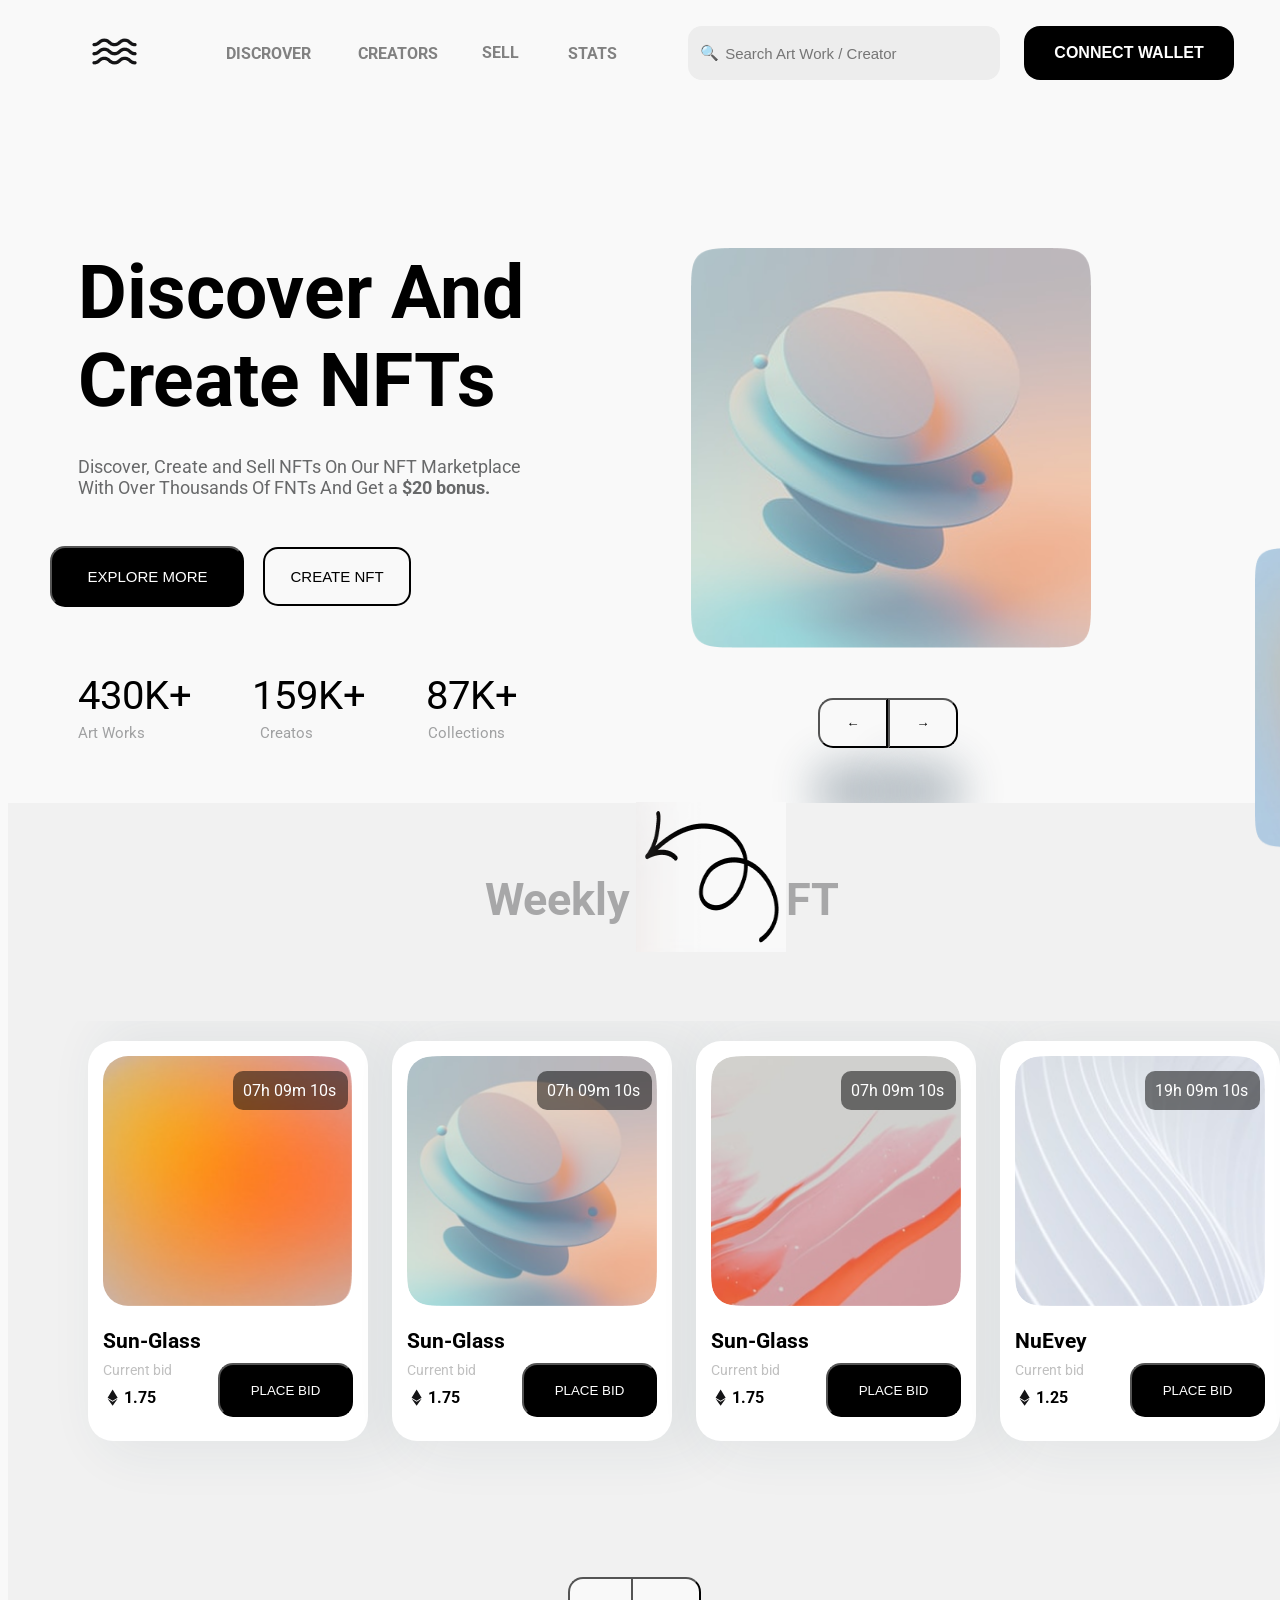
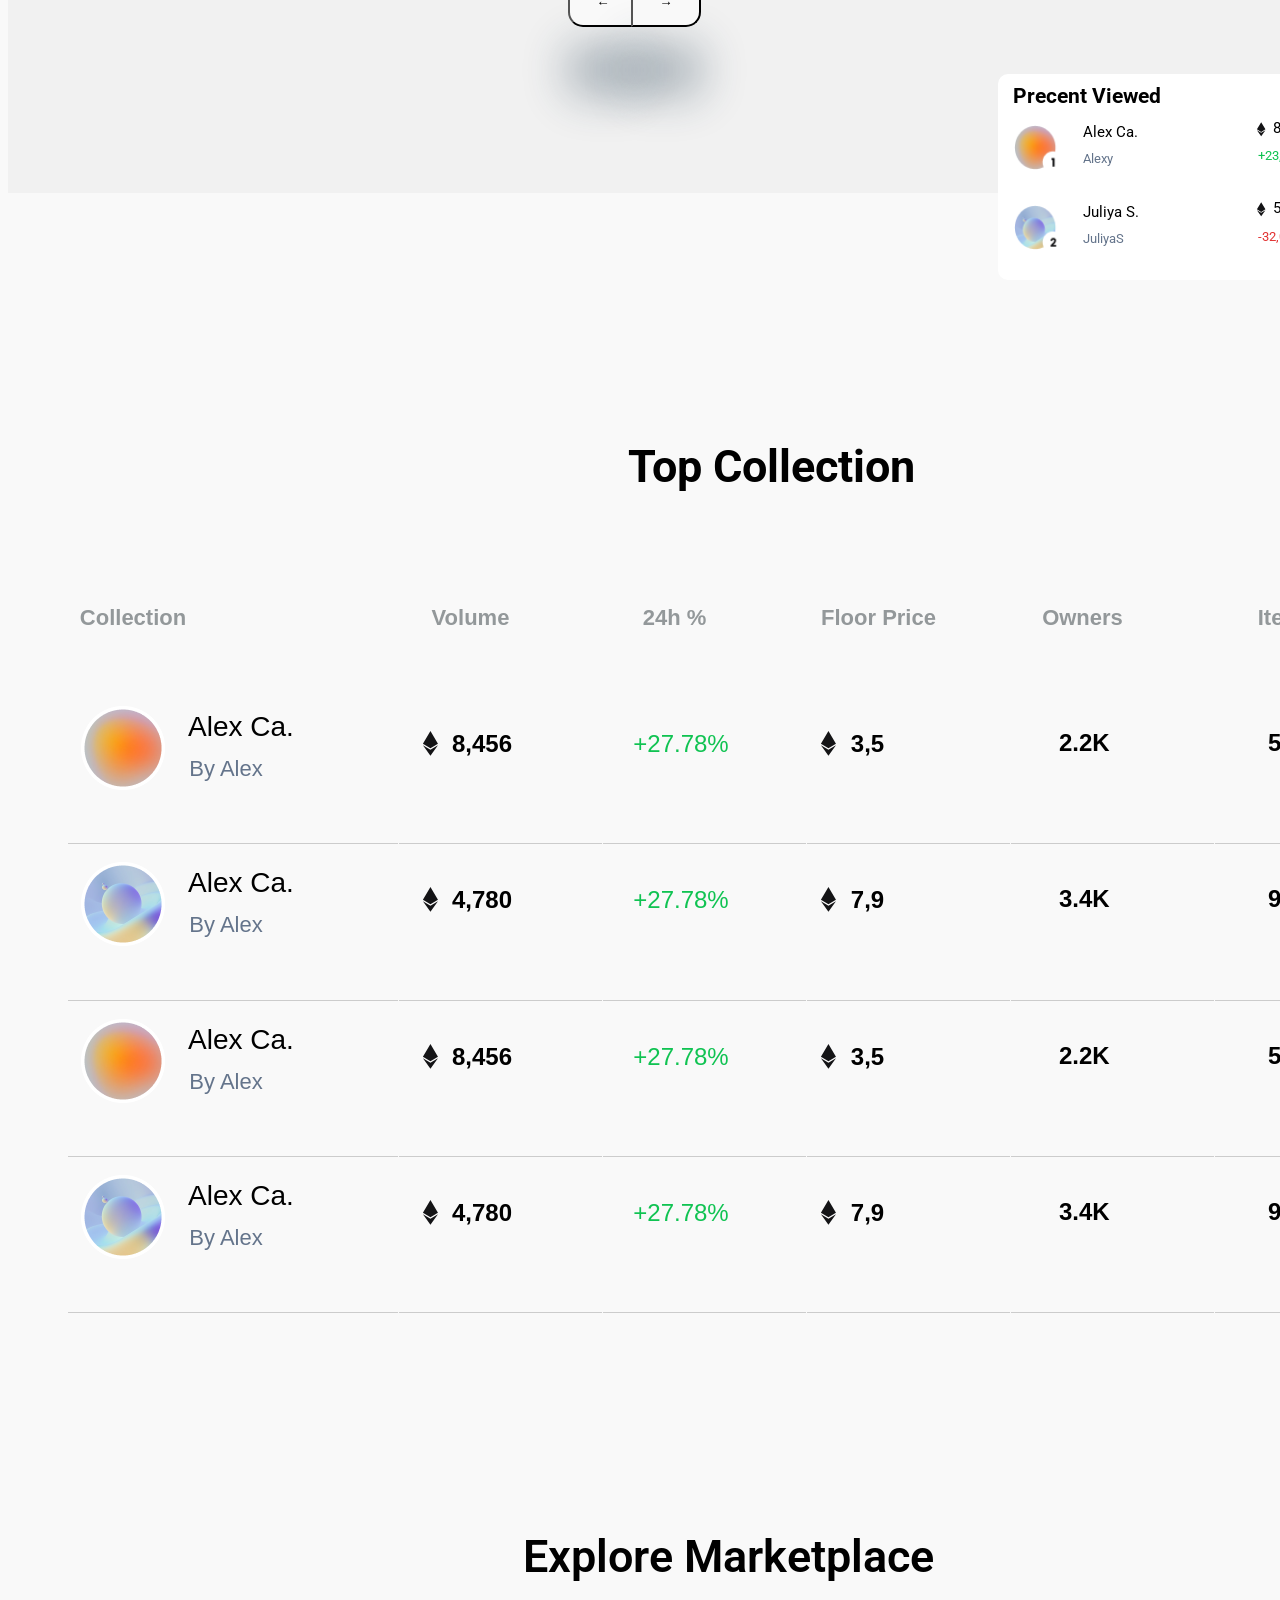
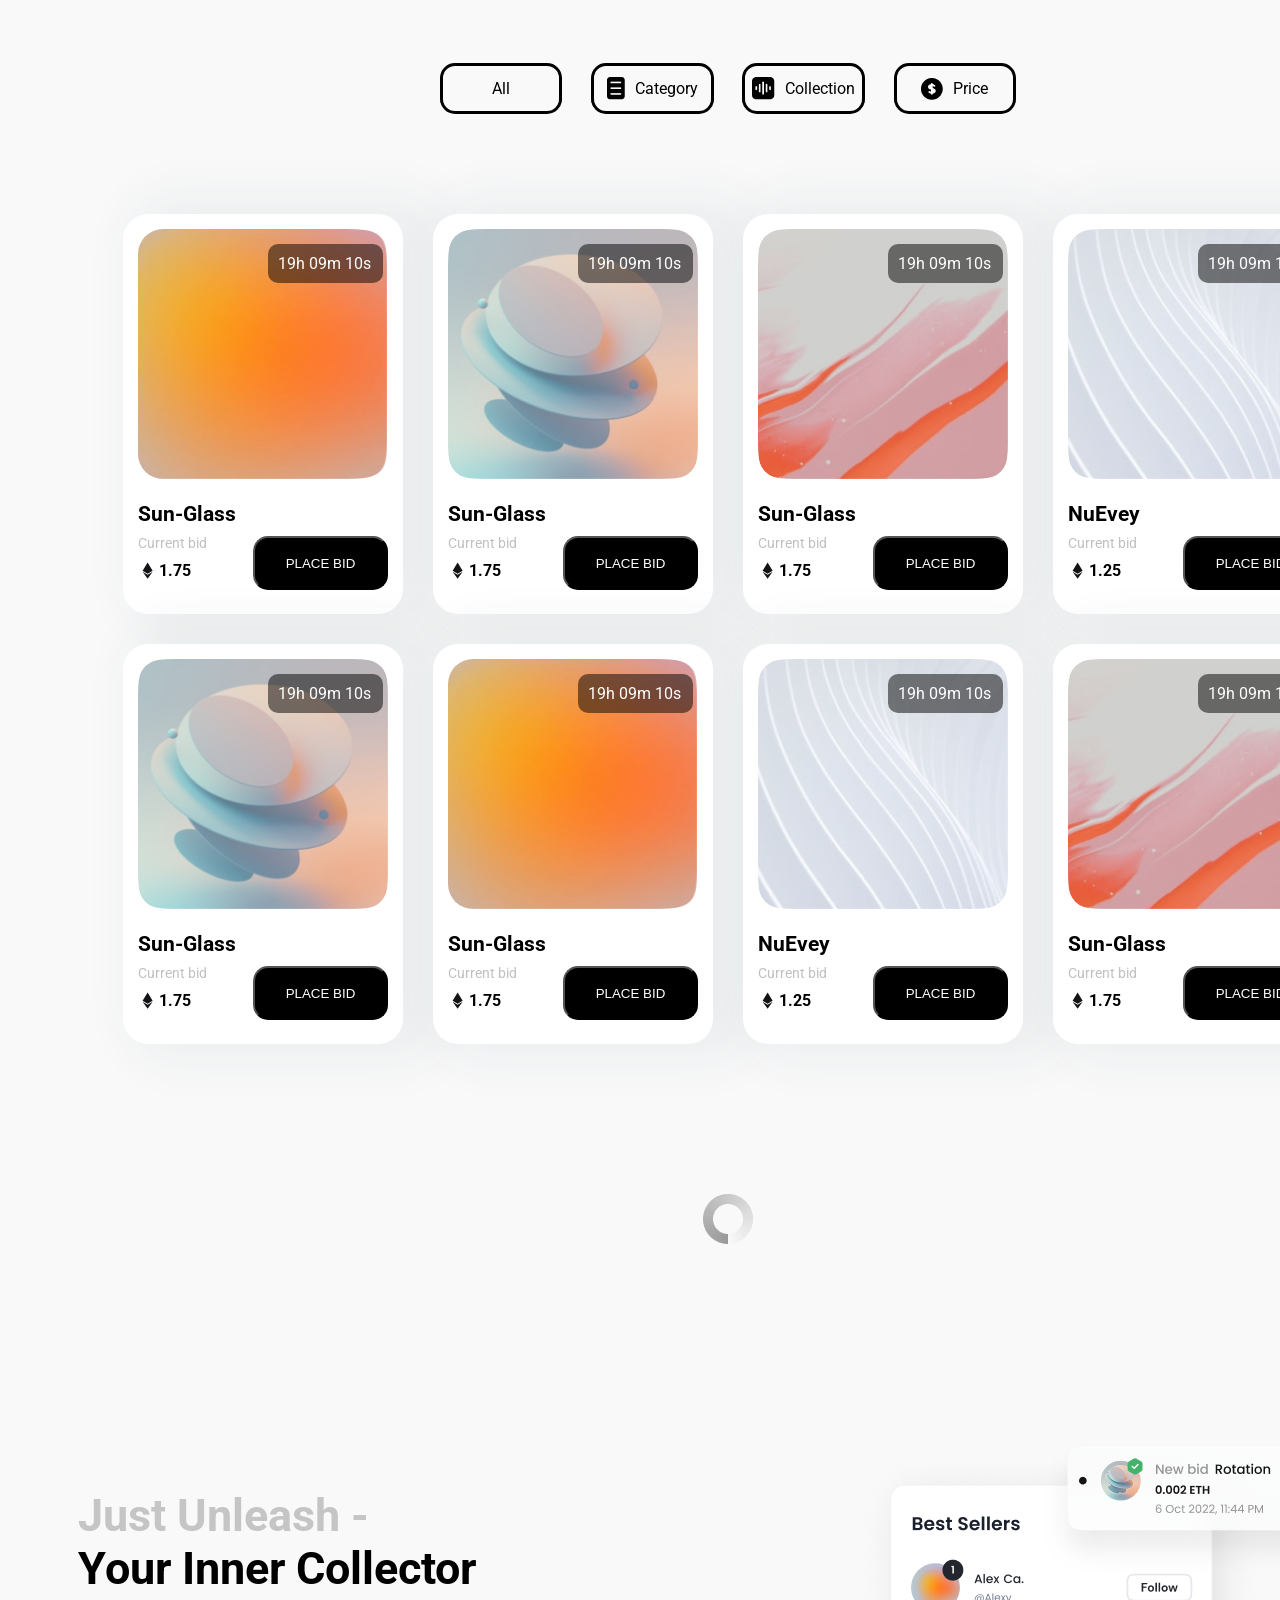
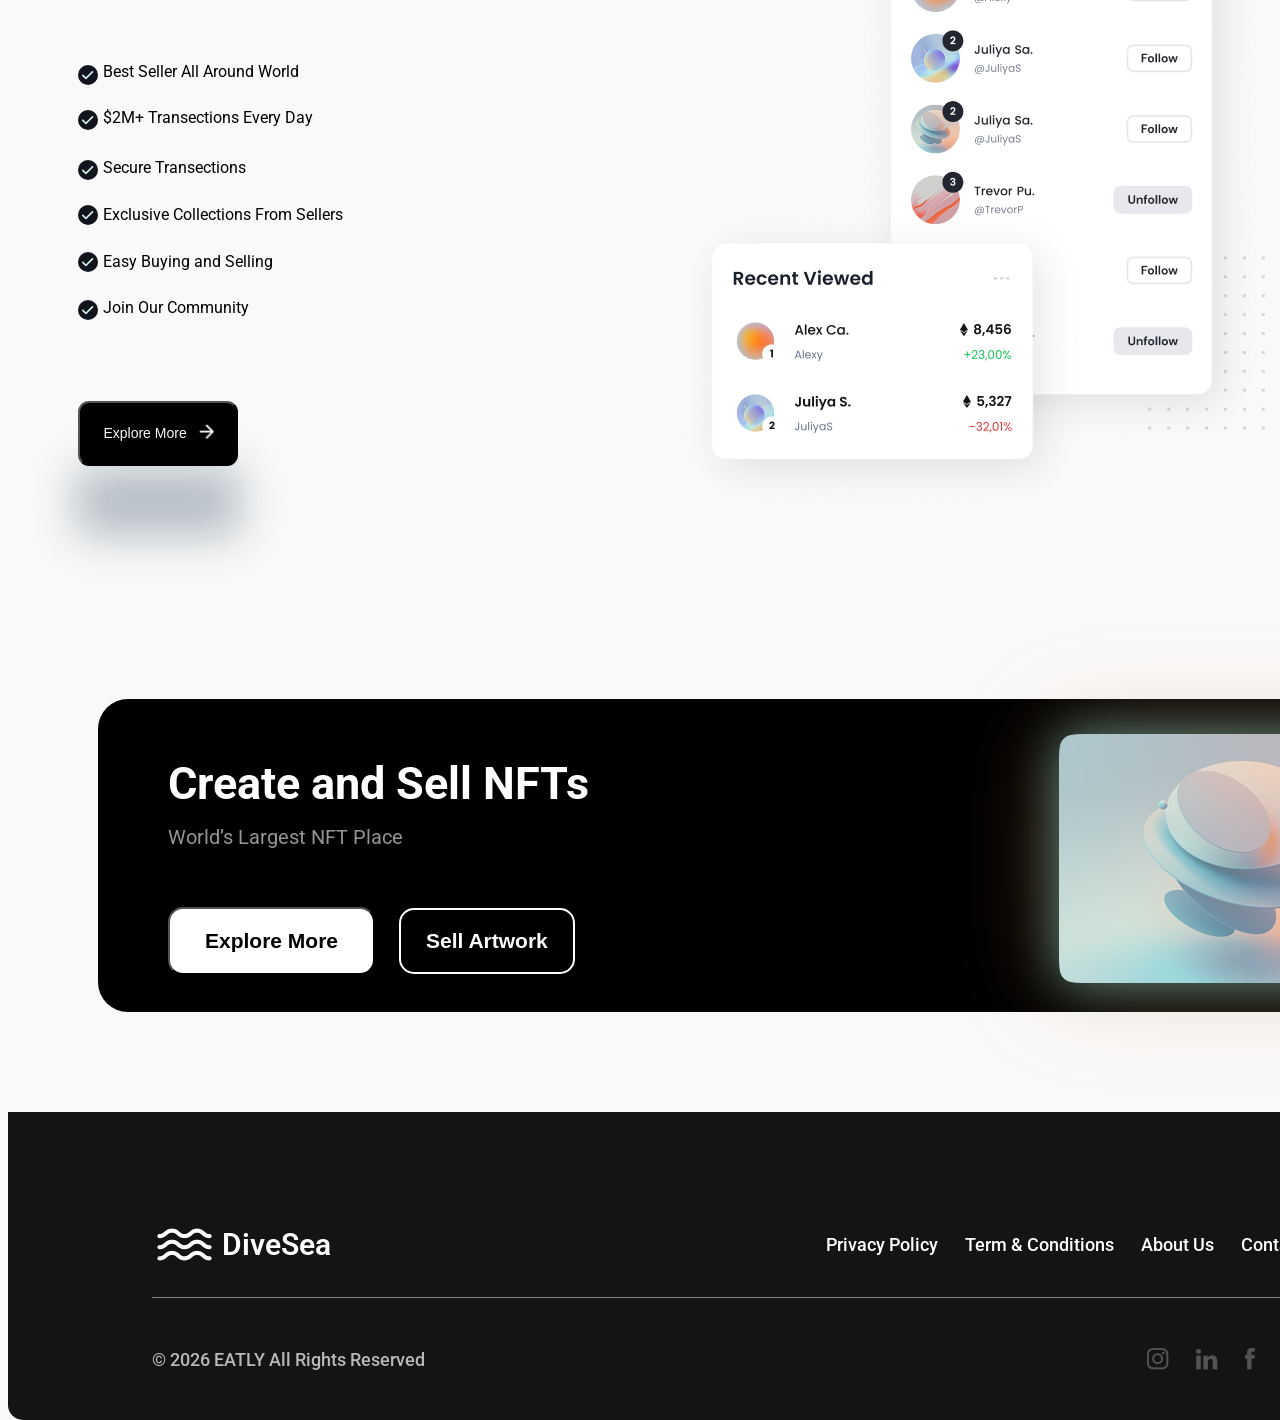
<file: Main/index.html>
<!DOCTYPE html>
<html lang="en">
<head>
    <meta charset="UTF-8">
    <meta name="viewport" content="width=device-width, initial-scale=1.0">
    <title>DiveSea</title>
    <link rel="stylesheet" href="DivESea.css">
    <link href="https://fonts.googleapis.com/css2?family=Roboto:wght@400;700&display=swap" rel="stylesheet">
    <script defer src="DiveSea.js"></script>
    <link rel="icon" href="logo.png" type="image/x-icon">
</head>
<body>
    <div class="MainContiner">
        <div class="upblock">
            <div class="header">
                <div class="header__logo">
                    <img src="logo.png" alt="">
                </div>
                <div class="header__nav">
                    <a href="discorver.html"><span>DISCROVER</span></a>
                    <a href="productDetail.html"><span>CREATORS</span></a>
                    <a href=""><span>SELL</span></a>
                    <a href=""><span>STATS</span></a>
                </div>
                <div class="right-block">
                    <div class="search">
                        🔍  
                        <input type="text" placeholder=" Search Art Work / Creator">
                    </div>
                    <button>CONNECT WALLET</button>
                </div>
                <button class="header__burger" id="burgerBtn" aria-label="Open menu" type="button">
                    <span></span>
                    <span></span>
                    <span></span>
                </button>
                <div class="header__dropdown" id="mobileMenu">
                    <nav>
                        <a href="discorver.html">DISCOVER</a>
                        <a href="productDetail.html">CREATORS</a>
                        <a href="">SELL</a>
                        <a href="">STATS</a>
                    </nav>
                    <div class="header__mobile-actions">
                        <div class="search">
                            🔍
                            <input type="text" placeholder="Search Art Work / Creator">
                        </div>
                        <button>CONNECT WALLET</button>
                    </div>
                </div>
            </div>
            <div class="blockdiscover">
                <div class="blocktext">
                    <h1 class="DiscoverH1">Discover And <br> Create NFTs</h1>
                    <p class="bonus">Discover, Create and Sell NFTs On Our NFT Marketplace <br>With Over Thousands Of FNTs And Get a <b>$20 bonus.</b> </p>
                    <button class="Explore">EXPLORE MORE</button>
                    <button class="Create">CREATE NFT</button>
                    <div class="Mony">
                        <div class="430K">430K+</div>
                        <div class="159K">159K+</div>
                        <div class="87K">87K+</div>
                    </div>
                    <div class="ACC">
                        <div class="Art">Art Works</div>
                        <div class="Creatos">Creatos</div>
                        <div class="Collections">Collections</div>
                    </div> 
                </div>
                <div class="blockimg">
                    <img class="img1" src="1.png" alt="Подожите...">
                    <img class="img3" src="3.png" alt="Подожите...">
                    <img class="arrow" src="arrow.png" alt="Подожите...">
                    <img class="img2" src="2.png" alt="Подожите...">
                    <button class="prev-button" aria-label="Предыдущий слайд"><b>←</b></button>
                    <button class="next-button" aria-label="Следующий слайд"><b>→</b></button>
                </div>
            </div>
        </div>
        <div class="slideshow">
            <h1 class="textslider">Weekly - Top NFT</h1>
            <div class="slidemain">

                <div class="Slider1">
                    <img class="slide1" src="slider1.png" alt="Загрузка">
                    <h1 class="Nameslide">Sun-Glass</h1>
                    <div class="Current">
                        Current bid
                    </div>
                    <img class="romb" src="romb.svg" alt="..."><p class="ratio"> <b>1.75</b></p>
                    <button class="buttonslider">PLACE BID</button>
                    <div class="timer"></div>
                </div>
                <div class="Slider2">
                    <img class="slide2" src="slider2.png" alt="Загрузка">
                    <h1 class="Nameslide">Sun-Glass</h1>
                    <div class="Current">
                        Current bid
                    </div>
                    <img class="romb" src="romb.svg" alt="..."><p class="ratio"> <b>1.75</b></p>
                    <button class="buttonslider">PLACE BID</button>
                    <div class="timer"></div>
                </div>
                <div class="Slider3">
                    <img class="slide3" src="slider3.png" alt="Загрузка">
                    <h1 class="Nameslide">Sun-Glass</h1>
                    <div class="Current">
                        Current bid
                    </div>
                    <img class="romb" src="romb.svg" alt="..."><p class="ratio"> <b>1.75</b></p>
                    <button class="buttonslider">PLACE BID</button>
                    <div class="timer"></div>
                </div>
                <div class="Slider4">
                    <img class="slide4" src="slider4.png" alt="Загрузка">
                    <h1 class="Nameslide">NuEvey</h1>
                    <div class="Current">
                        Current bid
                    </div>
                    <img class="romb" src="romb.svg" alt="..."><p class="ratio"> <b>1.25</b></p>
                    <button class="buttonslider">PLACE BID</button>
                    <div class="timer"></div>
                </div>
                <div class="Slider2">
                    <img class="slide2" src="slider2.png" alt="Загрузка">
                    <h1 class="Nameslide">Sun-Glass</h1>
                    <div class="Current">
                        Current bid
                    </div>
                    <img class="romb" src="romb.svg" alt="..."><p class="ratio"> <b>1.75</b></p>
                    <button class="buttonslider">PLACE BID</button>
                    <div class="timer"></div>
                </div>
            </div>
            <button class="prev-button2" aria-label="Предыдущий слайд"><b>←</b></button>
            <button class="next-button2" aria-label="Следующий слайд"><b>→</b></button>
        </div>
        <div class="viewedmain">
            <p class="viewed"><b>Precent Viewed</b></p>
            <div class="AlexCa">
                <img class="circle1" src="circle1.png" alt="...">
                <p class="Ca">Alex Ca.</p>
                <img class="romb6" src="romb.svg" alt="...">
                <p class="number8">8,456</p>
                <p class="y">Alexy</p>
                <p class="precentnull">+23,00%</p>
            </div>
            <div class="JuliyaS">
                <img class="circle2" src="circle2.png" alt="...">
                <p class="Juliya">Juliya S.</p>
                <img class="romb7" src="romb.svg" alt="...">
                <p class="number5">5,327</p>
                <p class="S">JuliyaS</p>
                <p class="precentone">-32,01%</p>
            </div> 
        </div>
        <div class="topmain">
                <h1 class="namecontiner">Top Collection</h1>
                <div class="table">
                    <div class="grid-header1"> <p class="headerc">Collection</p></div>
                    <div class="grid-header">Volume</div>
                    <div class="grid-header">24h %</div>
                    <div class="grid-header">Floor Price</div>
                    <div class="grid-header">Owners</div>
                    <div class="grid-header">Items</div>

                    <!-- Строка 2 -->
                    <div class="grid-cell">
                        <div class="AlexC">
                            <img class="circle11" src="circle11.png" alt="...">
                            <p class="Ac">Alex Ca.</p>
                            <p class="Y">By Alex</p>
                        </div>
                    </div>
                    <div class="grid-cell">
                        <img class="romb8" src="romb.svg" alt="...">
                        <p class="number7"><b>8,456</b></p>
                    </div>
                    <div class="grid-cell">
                        <p class="precenttwo">+27.78%</p>
                    </div>
                    <div class="grid-cell">
                        <img class="romb9" src="romb.svg" alt="...">
                        <p class="number3"><b>3,5</b></p>
                    </div>
                    <div class="grid-cell">
                        <p class="K"><b>2.2K</b></p>
                    </div>
                    <div class="grid-cell">
                        <p class="K"><b>500</b></p>
                    </div>

                    <!-- Строка 3 -->
                    <div class="grid-cell">
                        <div class="AlexC">
                            <img class="circle11" src="circle21.png" alt="...">
                            <p class="Ac">Alex Ca.</p>
                            <p class="Y">By Alex</p>
                        </div>
                    </div>
                    <div class="grid-cell">
                        <img class="romb8" src="romb.svg" alt="...">
                        <p class="number7"><b>4,780</b></p>
                    </div>
                    <div class="grid-cell">
                        <p class="precenttwo">+27.78%</p>
                    </div>
                    <div class="grid-cell">
                        <img class="romb9" src="romb.svg" alt="...">
                        <p class="number3"><b>7,9</b></p>
                    </div>
                    <div class="grid-cell">
                        <p class="K"><b>3.4K</b></p>
                    </div>
                    <div class="grid-cell">
                        <p class="K"><b>900</b></p>
                    </div>

                    <!-- Строка 4 -->
                    <div class="grid-cell">
                        <div class="AlexC">
                            <img class="circle11" src="circle11.png" alt="...">
                            <p class="Ac">Alex Ca.</p>
                            <p class="Y">By Alex</p>
                        </div>
                    </div>
                    <div class="grid-cell">
                        <img class="romb8" src="romb.svg" alt="...">
                        <p class="number7"><b>8,456</b></p>
                    </div>
                    <div class="grid-cell">
                        <p class="precenttwo">+27.78%</p>
                    </div>
                    <div class="grid-cell">
                        <img class="romb9" src="romb.svg" alt="...">
                        <p class="number3"><b>3,5</b></p>
                    </div>
                    <div class="grid-cell">
                        <p class="K"><b>2.2K</b></p>
                    </div>
                    <div class="grid-cell">
                        <p class="K"><b>500</b></p>
                    </div>

                    <!-- Строка 5 -->
                    <div class="grid-cell">
                        <div class="AlexC">
                            <img class="circle11" src="circle21.png" alt="...">
                            <p class="Ac">Alex Ca.</p>
                            <p class="Y">By Alex</p>
                        </div>
                    </div>
                    <div class="grid-cell">
                        <img class="romb8" src="romb.svg" alt="...">
                        <p class="number7"><b>4,780</b></p>
                    </div>
                    <div class="grid-cell">
                        <p class="precenttwo">+27.78%</p>
                    </div>
                    <div class="grid-cell">
                        <img class="romb9" src="romb.svg" alt="...">
                        <p class="number3"><b>7,9</b></p>
                    </div>
                    <div class="grid-cell">
                        <p class="K"><b>3.4K</b></p>
                    </div>
                    <div class="grid-cell">
                        <p class="K"><b>900</b></p>
                    </div>
                </div>
        </div>
        <div class="main">
            <span>Explore Marketplace</span>
            <div class="three-blocks">
                <span>All</span>
                <span><img src="category.png" alt="">Category</span>
                <span><img src="collection.png" alt="">Collection</span>
                <span><img src="price.png" alt="">Price</span>
            </div>
            <div class="main__grid">
                <div class="Slider1">
                    <img class="slide1" src="slider1.png" alt="Загрузка">
                    <h1 class="Nameslide">Sun-Glass</h1>
                    <div class="Current">
                        Current bid
                    </div>
                    <img class="romb" src="romb.svg" alt="..."><p class="ratio"> <b>1.75</b></p>
                    <button class="buttonslider">PLACE BID</button>
                    <div class="timer"></div>
                </div>
                <div class="Slider2">
                    <img class="slide2" src="slider2.png" alt="Загрузка">
                    <h1 class="Nameslide">Sun-Glass</h1>
                    <div class="Current">
                        Current bid
                    </div>
                    <img class="romb" src="romb.svg" alt="..."><p class="ratio"> <b>1.75</b></p>
                    <button class="buttonslider">PLACE BID</button>
                    <div class="timer"></div>
                </div>
                <div class="Slider3">
                    <img class="slide3" src="slider3.png" alt="Загрузка">
                    <h1 class="Nameslide">Sun-Glass</h1>
                    <div class="Current">
                        Current bid
                    </div>
                    <img class="romb" src="romb.svg" alt="..."><p class="ratio"> <b>1.75</b></p>
                    <button class="buttonslider">PLACE BID</button>
                    <div class="timer"></div>
                </div>
                <div class="Slider4">
                    <img class="slide4" src="slider4.png" alt="Загрузка">
                    <h1 class="Nameslide">NuEvey</h1>
                    <div class="Current">
                        Current bid
                    </div>
                    <img class="romb" src="romb.svg" alt="..."><p class="ratio"> <b>1.25</b></p>
                    <button class="buttonslider">PLACE BID</button>
                    <div class="timer"></div>
                </div>
                <div class="Slider2">
                    <img class="slide2" src="slider2.png" alt="Загрузка">
                    <h1 class="Nameslide">Sun-Glass</h1>
                    <div class="Current">
                        Current bid
                    </div>
                    <img class="romb" src="romb.svg" alt="..."><p class="ratio"> <b>1.75</b></p>
                    <button class="buttonslider">PLACE BID</button>
                    <div class="timer"></div>
                </div>
                <div class="Slider1">
                    <img class="slide1" src="slider1.png" alt="Загрузка">
                    <h1 class="Nameslide">Sun-Glass</h1>
                    <div class="Current">
                        Current bid
                    </div>
                    <img class="romb" src="romb.svg" alt="..."><p class="ratio"> <b>1.75</b></p>
                    <button class="buttonslider">PLACE BID</button>
                    <div class="timer"></div>
                </div>
                <div class="Slider4">
                    <img class="slide4" src="slider4.png" alt="Загрузка">
                    <h1 class="Nameslide">NuEvey</h1>
                    <div class="Current">
                        Current bid
                    </div>
                    <img class="romb" src="romb.svg" alt="..."><p class="ratio"> <b>1.25</b></p>
                    <button class="buttonslider">PLACE BID</button>
                    <div class="timer"></div>
                </div>
                <div class="Slider3">
                    <img class="slide3" src="slider3.png" alt="Загрузка">
                    <h1 class="Nameslide">Sun-Glass</h1>
                    <div class="Current">
                        Current bid
                    </div>
                    <img class="romb" src="romb.svg" alt="..."><p class="ratio"> <b>1.75</b></p>
                    <button class="buttonslider">PLACE BID</button>
                    <div class="timer"></div>
                </div>
            </div>
            <img src="static/imgs/Loading.png" alt="" style="margin-bottom: 200px;">
        </div>
        <div class="JustMain">
            <p class="Unleash">Just Unleash - </p>
            <p class="Inner">Your Inner Collector</p>
            <div class="Collector">
                <img class="icon1" src="icon.svg" alt="...">
                <p class="Best"> Best Seller All Around World</p>
                <img class="icon2" src="icon.svg" alt="...">
                <p class="Million">$2M+ Transections Every Day</p>
                <img class="icon3" src="icon.svg" alt="...">
                <p class="Secure">Secure Transections</p>
                <img class="icon4" src="icon.svg" alt="...">
                <p class="Exclusive">Exclusive Collections From Sellers</p>
                <img class="icon5" src="icon.svg" alt="...">
                <p class="Easy">Easy Buying and Selling</p>
                <img class="icon6" src="icon.svg" alt="...">
                <p class="Join">Join Our Community</p>
            </div>
            <button class="More">Explore More <img class="Arrow1"  src="Arrow1.png" alt="..."></button>
            <img class="imgmain" src="mainnn.png" alt="...">
        </div>
        <div class="Create1">
            <p class="and">Create and Sell NFTs</p>
            <p class="Place">World’s Largest NFT Place</p>
            <button class="More1">Explore More</button>
            <button class="Sell1">Sell Artwork</button>
            <img class="NFT" src="NFT.png" alt="Уйди">
        </div>
        <div class="footer">
            <div class="footer__inner">
                <div class="footer-top">
                    <div class="footer-left-block">
                        <img src="logo-footer.png" alt="...">
                        <span>DiveSea</span>
                    </div>
                    <div class="footer-right-block">
                        <span>Privacy Policy</span>
                        <span>Term & Conditions</span>
                        <span>About Us</span>
                        <span>Contact</span>
                    </div>
                </div>
                <div class="footer-bottom">
                    <div class="footer-left-block">
                        <span>© 2026 EATLY All Rights Reserved</span>
                    </div>
                    <div class="footer-right-block">
                        <img src="instagram.png" alt="...">
                        <img src="in.png" alt="...">
                        <img src="facebook.png" alt="...">
                        <img src="twitter.png" alt="...">
                    </div>
                </div>
            </div>
        </div>
    </div>
</body>
</html>
</file>
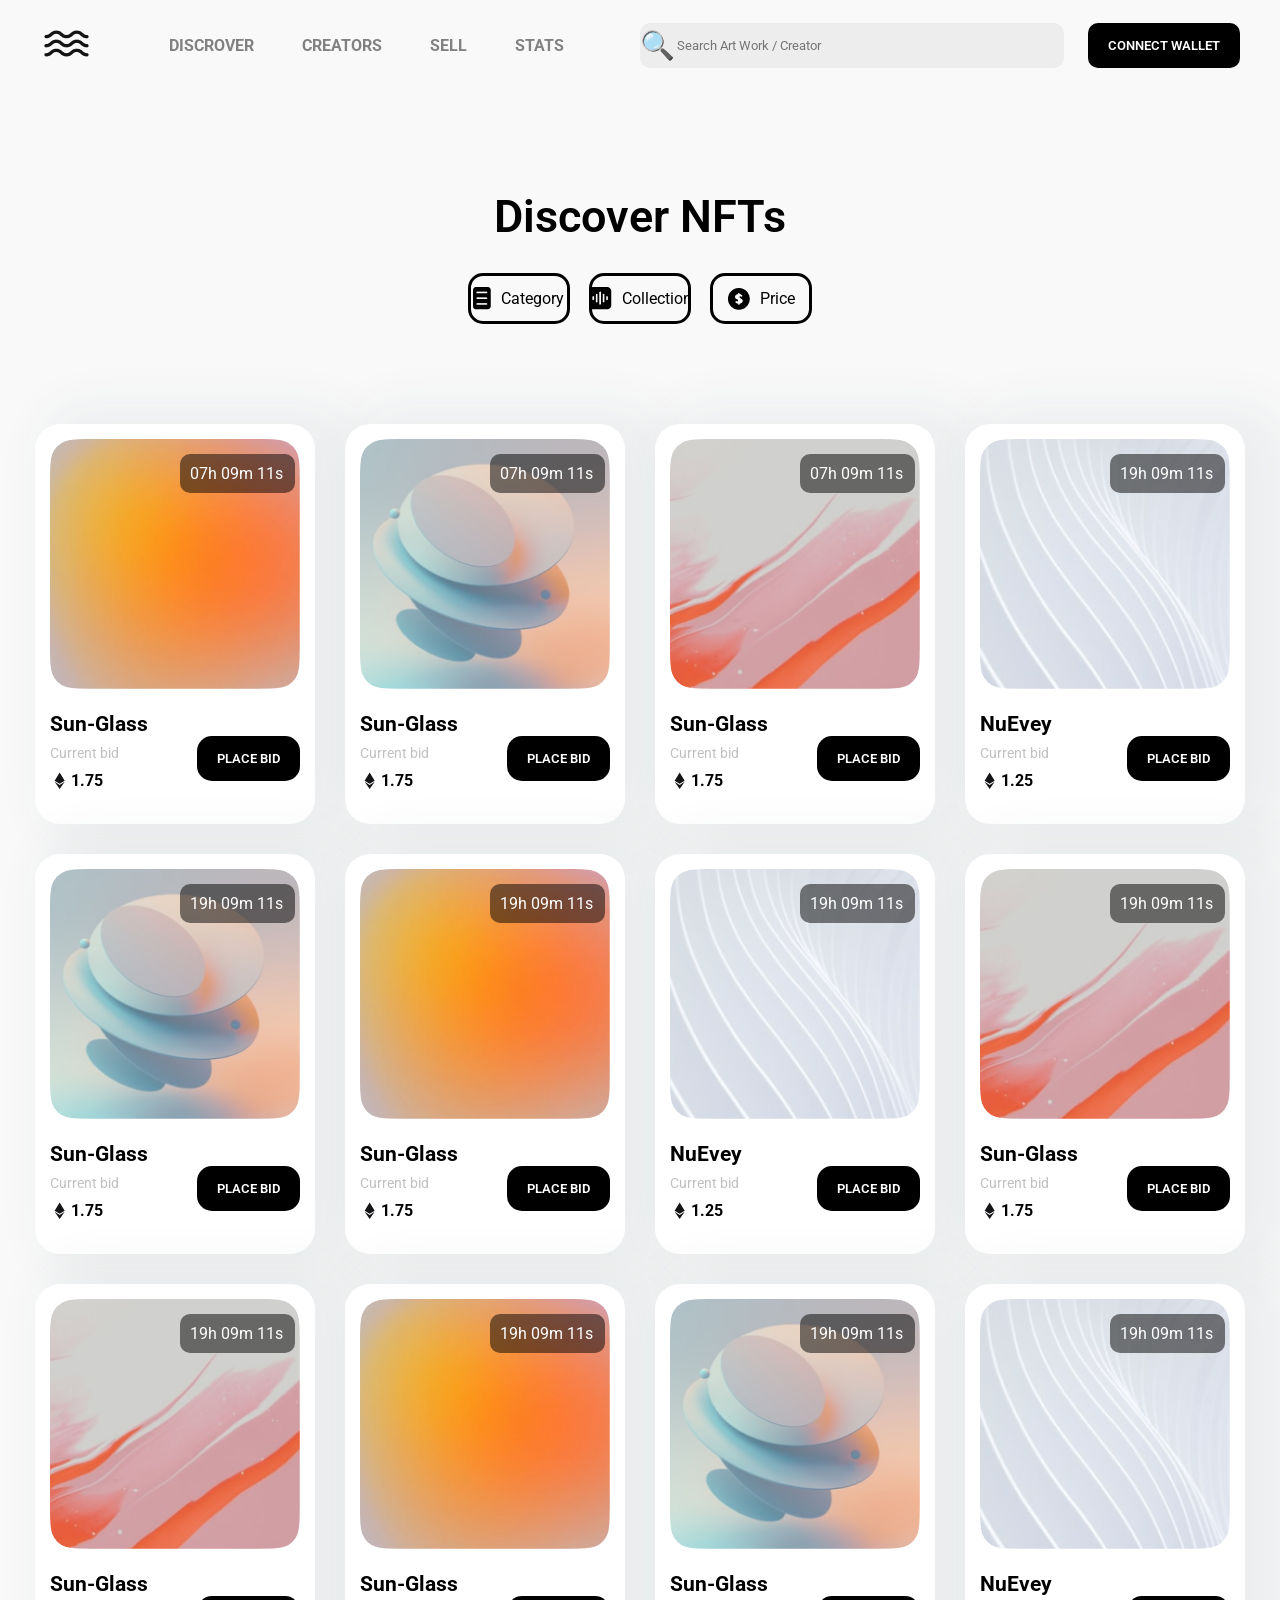
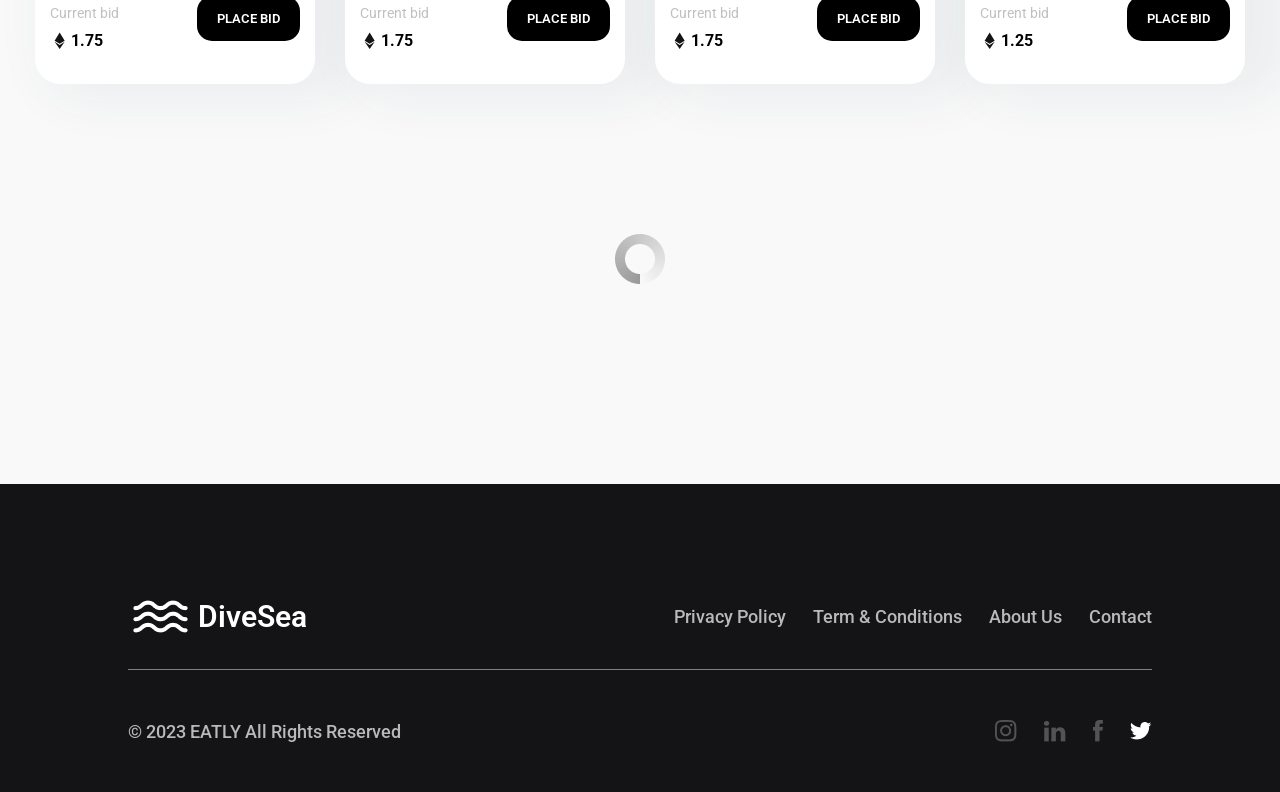
<file: Main/discorver.html>
<!DOCTYPE html>
<html lang="en">
<head>
    <meta charset="UTF-8">
    <meta name="viewport" content="width=device-width, initial-scale=1.0">
    <title>Discover NFTs</title>
    <link rel="stylesheet" href="discrover.css">
    <script defer src="static/js/discover.js"></script>
    <link rel="icon" href="logo.png" type="image/x-icon">
</head>
<body>
    <div class="header">
        <div class="header__logo">
            <a href="index.html"><img src="static/imgs/logo.png" alt="..."></a>
        </div>
        <div class="header__nav">
            <a href=""><span>DISCROVER</span></a>
            <a href="productDetail.html"><span>CREATORS</span></a>
            <a href=""><span>SELL</span></a>
            <a href=""><span>STATS</span></a>
        </div>
        <div class="right-block">
            <div class="search">
                🔍
                <input type="text" placeholder="Search Art Work / Creator">
            </div>
            <button>CONNECT WALLET</button>
        </div>
        <button class="header__burger" id="burgerBtn">
            <span></span>
            <span></span>
            <span></span>
        </button>
    </div>
    <div class="header__dropdown" id="dropdown">
        <nav>
            <a href=""><span>DISCROVER</span></a>
            <a href="productDetail.html"><span>CREATORS</span></a>
            <a href=""><span>SELL</span></a>
            <a href=""><span>STATS</span></a>
        </nav>
    </div>
    <div class="main">
        <span>Discover NFTs</span>
        <div class="three-blocks">
            <span><img src="static/imgs/category.png" alt="">Category</span>
            <span><img src="static/imgs/collection.png" alt="">Collection</span>
            <span><img src="static/imgs/price.png" alt="">Price</span>
        </div>
        <div class="main__grid">
            <div class="Slider1">
                <img class="slide1" src="static/imgs/slider1.png" alt="Загрузка">
                <h1 class="Nameslide">Sun-Glass</h1>
                <div class="Current">
                    Current bid
                </div>
                <img class="romb" src="static/imgs/romb.svg" alt="..."><p class="ratio"> <b>1.75</b></p>
                <button class="buttonslider">PLACE BID</button>
                <div class="timer"></div>
            </div>
            <div class="Slider2">
                <img class="slide2" src="static/imgs/slider2.png" alt="Загрузка">
                <h1 class="Nameslide">Sun-Glass</h1>
                <div class="Current">
                    Current bid
                </div>
                <img class="romb" src="static/imgs/romb.svg" alt="..."><p class="ratio"> <b>1.75</b></p>
                <button class="buttonslider">PLACE BID</button>
                <div class="timer"></div>
            </div>
            <div class="Slider3">
                <img class="slide3" src="static/imgs/slider3.png" alt="Загрузка">
                <h1 class="Nameslide">Sun-Glass</h1>
                <div class="Current">
                    Current bid
                </div>
                <img class="romb" src="static/imgs/romb.svg" alt="..."><p class="ratio"> <b>1.75</b></p>
                <button class="buttonslider">PLACE BID</button>
                <div class="timer"></div>
            </div>
            <div class="Slider4">
                <img class="slide4" src="static/imgs/slider4.png" alt="Загрузка">
                <h1 class="Nameslide">NuEvey</h1>
                <div class="Current">
                    Current bid
                </div>
                <img class="romb" src="static/imgs/romb.svg" alt="..."><p class="ratio"> <b>1.25</b></p>
                <button class="buttonslider">PLACE BID</button>
                <div class="timer"></div>
            </div>
            <div class="Slider2">
                <img class="slide2" src="static/imgs/slider2.png" alt="Загрузка">
                <h1 class="Nameslide">Sun-Glass</h1>
                <div class="Current">
                    Current bid
                </div>
                <img class="romb" src="static/imgs/romb.svg" alt="..."><p class="ratio"> <b>1.75</b></p>
                <button class="buttonslider">PLACE BID</button>
                <div class="timer"></div>
            </div>
            <div class="Slider1">
                <img class="slide1" src="static/imgs/slider1.png" alt="Загрузка">
                <h1 class="Nameslide">Sun-Glass</h1>
                <div class="Current">
                    Current bid
                </div>
                <img class="romb" src="static/imgs/romb.svg" alt="..."><p class="ratio"> <b>1.75</b></p>
                <button class="buttonslider">PLACE BID</button>
                <div class="timer"></div>
            </div>
            <div class="Slider4">
                <img class="slide4" src="static/imgs/slider4.png" alt="Загрузка">
                <h1 class="Nameslide">NuEvey</h1>
                <div class="Current">
                    Current bid
                </div>
                <img class="romb" src="static/imgs/romb.svg" alt="..."><p class="ratio"> <b>1.25</b></p>
                <button class="buttonslider">PLACE BID</button>
                <div class="timer"></div>
            </div>
            <div class="Slider3">
                <img class="slide3" src="static/imgs/slider3.png" alt="Загрузка">
                <h1 class="Nameslide">Sun-Glass</h1>
                <div class="Current">
                    Current bid
                </div>
                <img class="romb" src="static/imgs/romb.svg" alt="..."><p class="ratio"> <b>1.75</b></p>
                <button class="buttonslider">PLACE BID</button>
                <div class="timer"></div>
            </div>
            <div class="Slider3">
                <img class="slide3" src="static/imgs/slider3.png" alt="Загрузка">
                <h1 class="Nameslide">Sun-Glass</h1>
                <div class="Current">
                    Current bid
                </div>
                <img class="romb" src="static/imgs/romb.svg" alt="..."><p class="ratio"> <b>1.75</b></p>
                <button class="buttonslider">PLACE BID</button>
                <div class="timer"></div>
            </div>
            <div class="Slider1">
                <img class="slide1" src="static/imgs/slider1.png" alt="Загрузка">
                <h1 class="Nameslide">Sun-Glass</h1>
                <div class="Current">
                    Current bid
                </div>
                <img class="romb" src="static/imgs/romb.svg" alt="..."><p class="ratio"> <b>1.75</b></p>
                <button class="buttonslider">PLACE BID</button>
                <div class="timer"></div>
            </div>
            <div class="Slider2">
                <img class="slide2" src="static/imgs/slider2.png" alt="Загрузка">
                <h1 class="Nameslide">Sun-Glass</h1>
                <div class="Current">
                    Current bid
                </div>
                <img class="romb" src="static/imgs/romb.svg" alt="..."><p class="ratio"> <b>1.75</b></p>
                <button class="buttonslider">PLACE BID</button>
                <div class="timer"></div>
            </div>
            <div class="Slider4">
                <img class="slide4" src="static/imgs/slider4.png" alt="Загрузка">
                <h1 class="Nameslide">NuEvey</h1>
                <div class="Current">
                    Current bid
                </div>
                <img class="romb" src="static/imgs/romb.svg" alt="..."><p class="ratio"> <b>1.25</b></p>
                <button class="buttonslider">PLACE BID</button>
                <div class="timer"></div>
            </div>
        </div>
        <img src="static/imgs/Loading.png" alt="" style="margin-bottom: 200px;">
    </div>
    
    <div class="footer">
        <div class="footer__inner">
            <div class="footer-top">
                <div class="footer-left-block">
                    <img src="static/imgs/logo-footer.png" alt="">
                    <span>DiveSea</span>
                </div>
                <div class="footer-right-block">
                    <span>Privacy Policy</span>
                    <span>Term & Conditions</span>
                    <span>About Us</span>
                    <span>Contact</span>
                </div>
            </div>
            <div class="footer-bottom">
                <div class="footer-left-block">
                    <span>© 2023 EATLY All Rights Reserved</span>
                </div>
                <div class="footer-right-block">
                    <img src="static/imgs/instagram.png" alt="">
                    <img src="static/imgs/in.png" alt="">
                    <img src="static/imgs/facebook.png" alt="">
                    <img src="static/imgs/twitter.png" alt="">
                </div>
            </div>
        </div>
    </div>
</body>
</html>
</file>
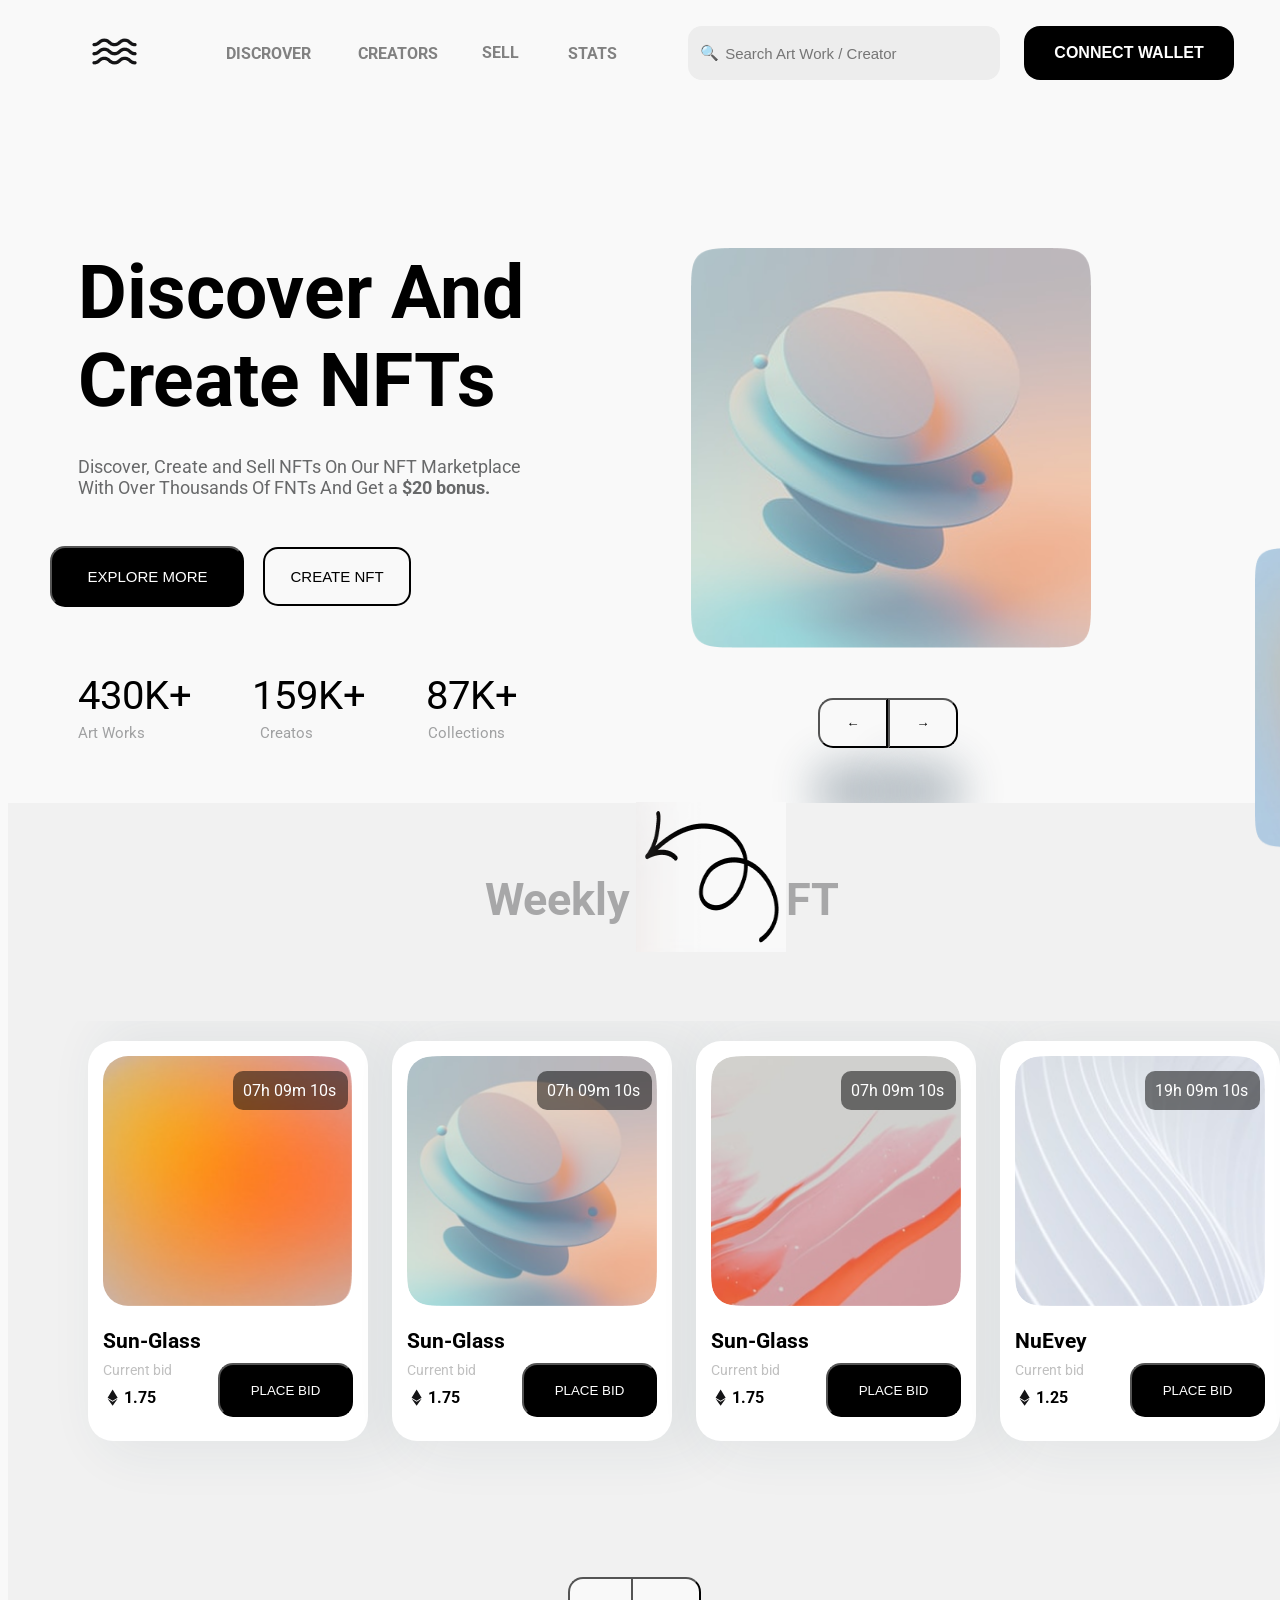
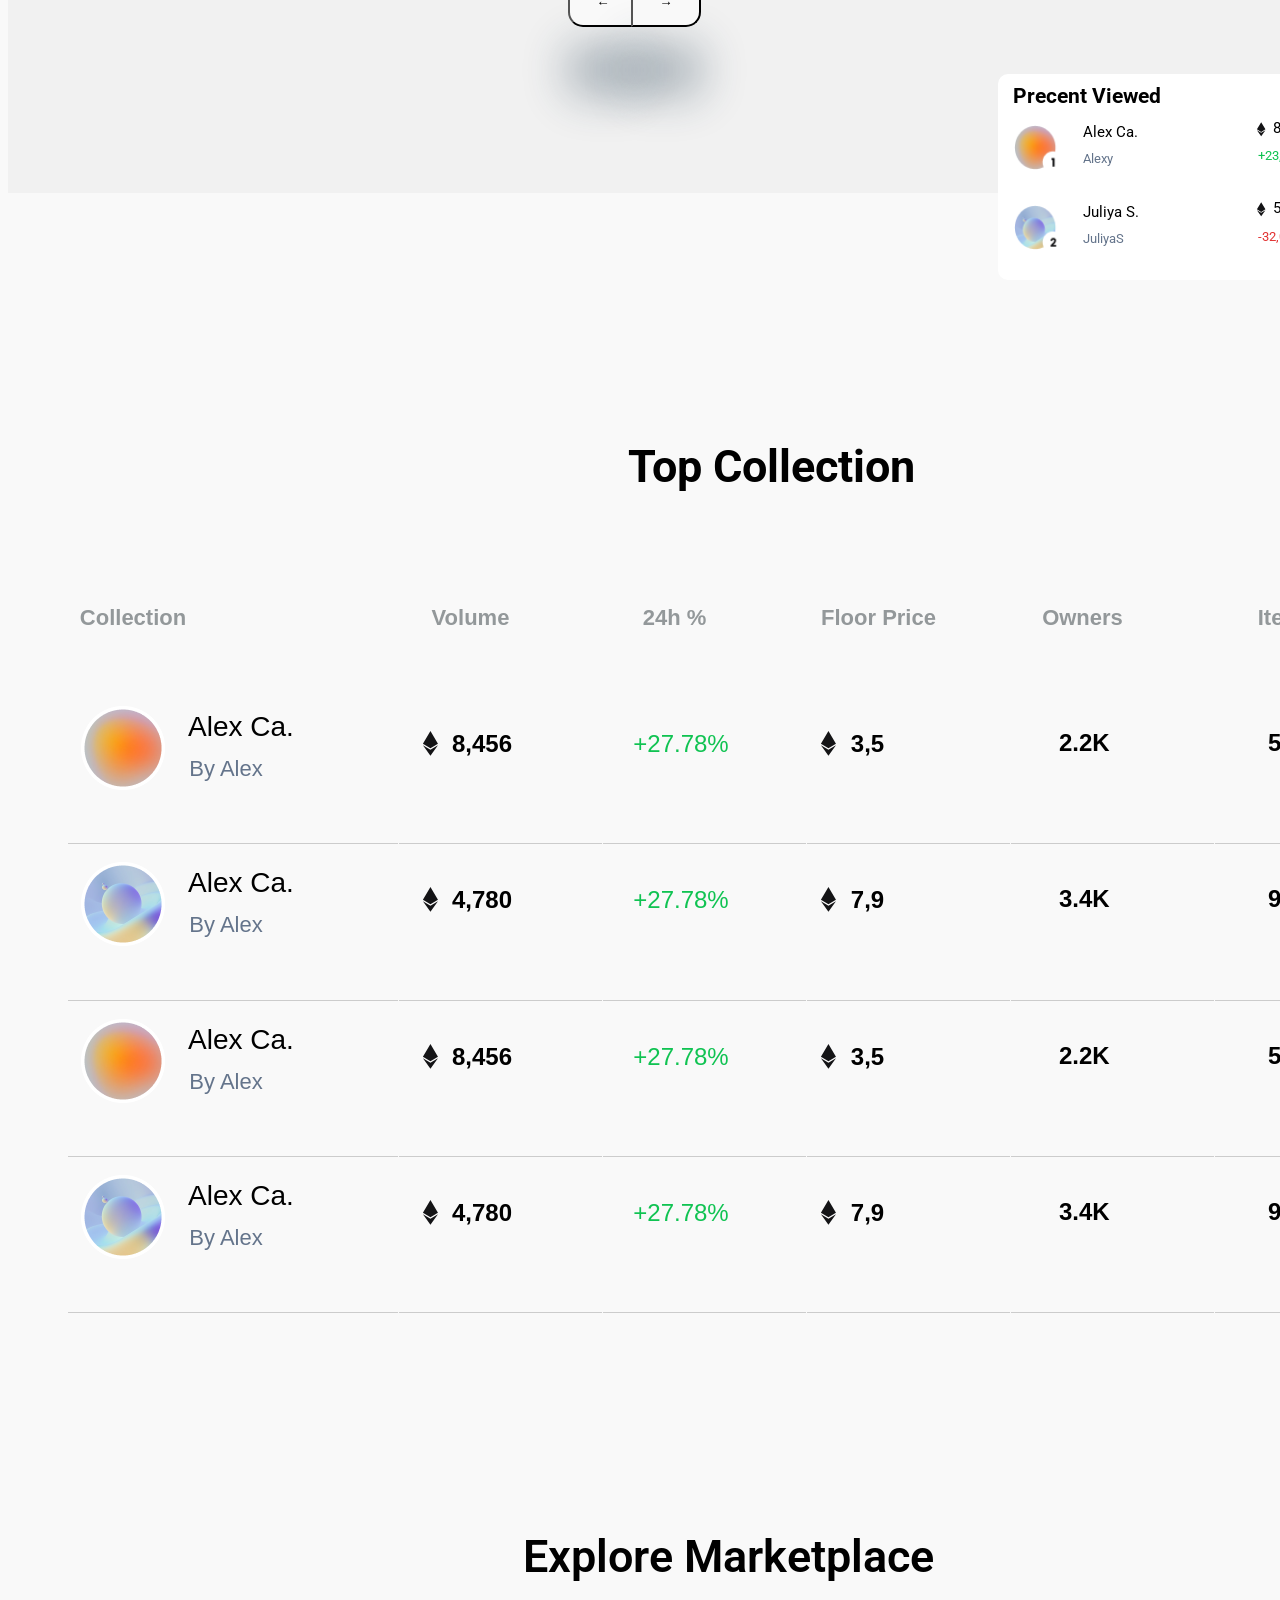
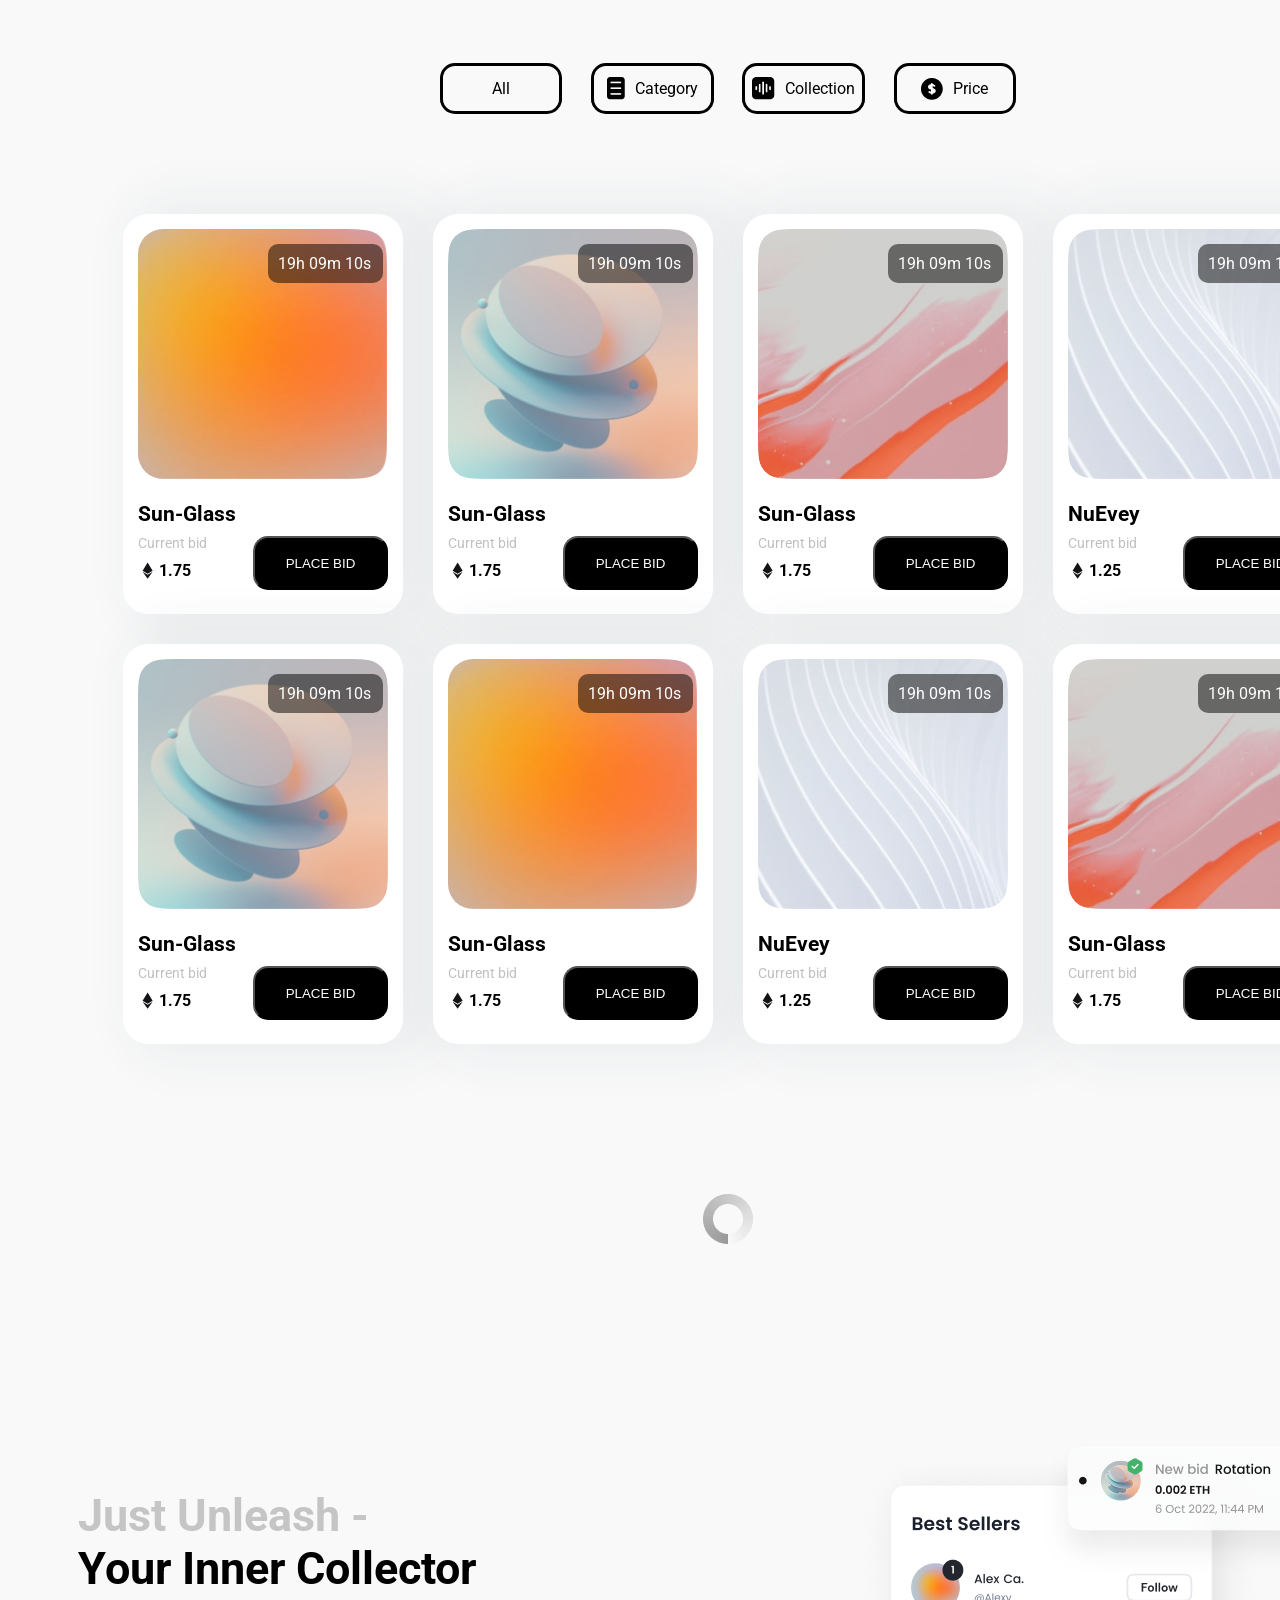
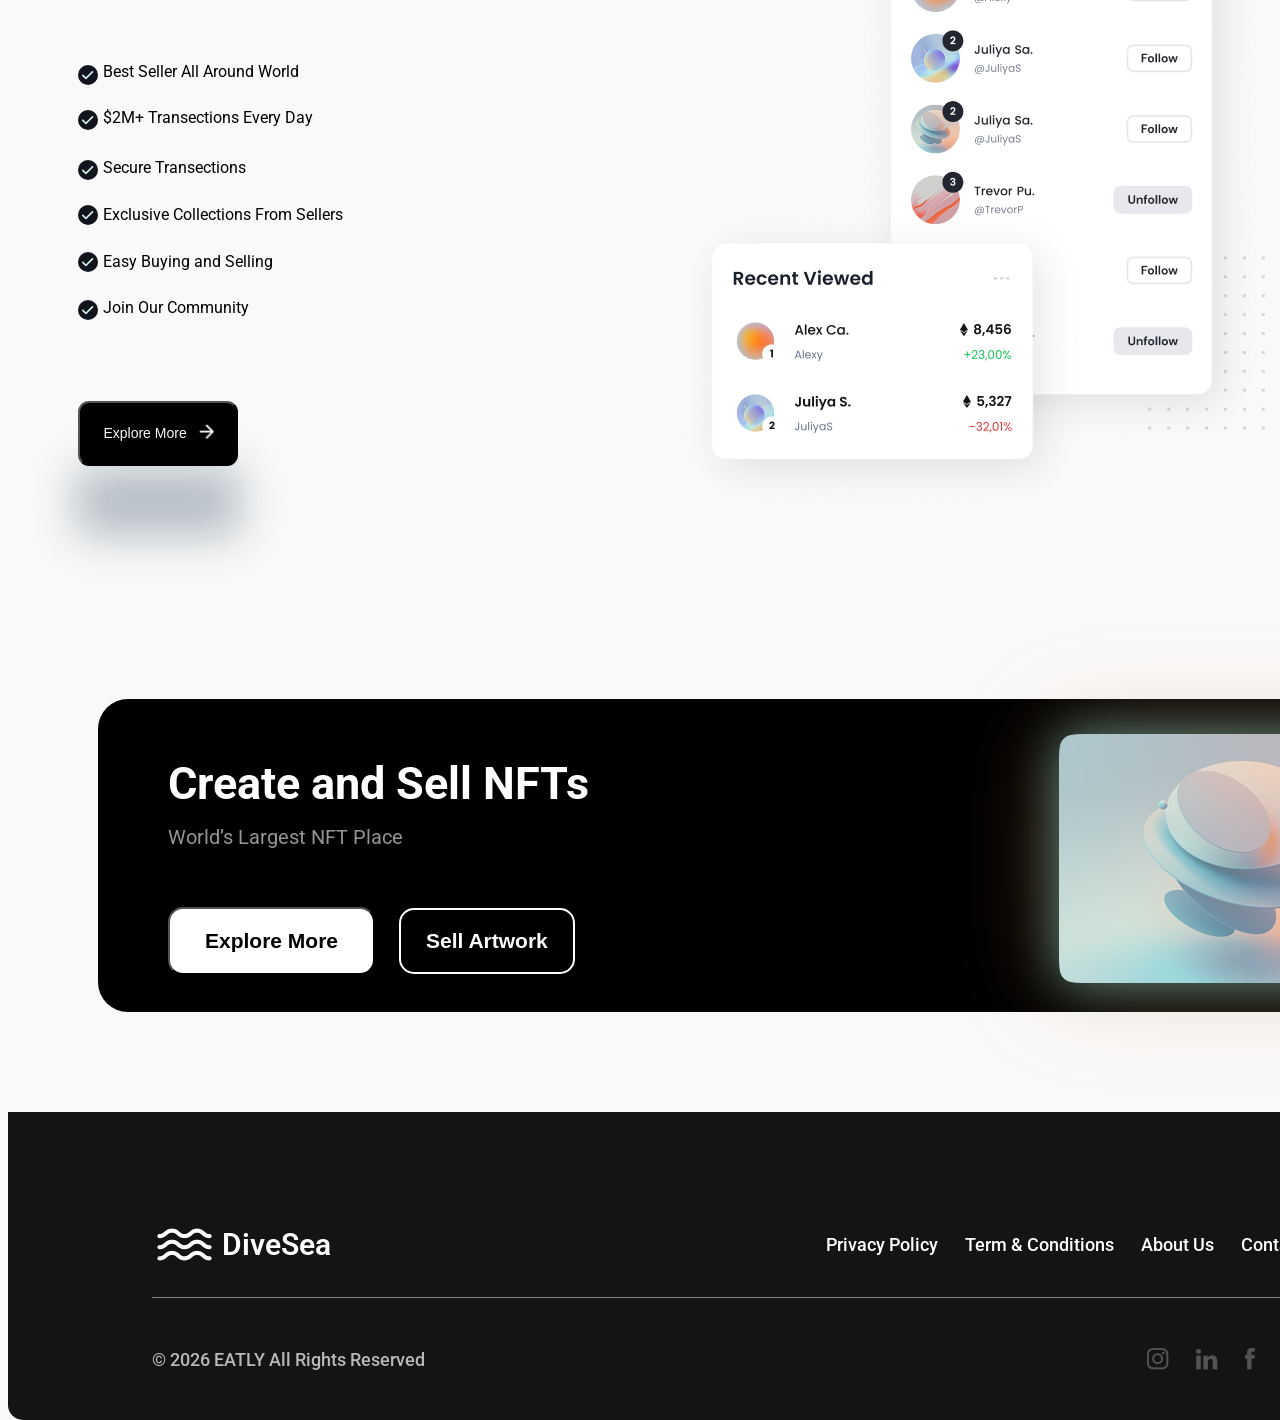
<file: Main/DiveSea.html>
<!DOCTYPE html>
<html lang="en">
<head>
    <meta charset="UTF-8">
    <meta name="viewport" content="width=device-width, initial-scale=1.0">
    <title>DiveSea</title>
    <link rel="stylesheet" href="DivESea.css">
    <link href="https://fonts.googleapis.com/css2?family=Roboto:wght@400;700&display=swap" rel="stylesheet">
    <script defer src="DiveSea.js"></script>
    <link rel="icon" href="logo.png" type="image/x-icon">
</head>
<body>
    <div class="MainContiner">
        <div class="upblock">
            <div class="header">
                <div class="header__logo">
                    <img src="logo.png" alt="">
                </div>
                <div class="header__nav">
                    <a href="discorver.html"><span>DISCROVER</span></a>
                    <a href="productDetail.html"><span>CREATORS</span></a>
                    <a href=""><span>SELL</span></a>
                    <a href=""><span>STATS</span></a>
                </div>
                <div class="right-block">
                    <div class="search">
                        🔍  
                        <input type="text" placeholder=" Search Art Work / Creator">
                    </div>
                    <button>CONNECT WALLET</button>
                </div>
                <button class="header__burger" id="burgerBtn" aria-label="Open menu" type="button">
                    <span></span>
                    <span></span>
                    <span></span>
                </button>
                <div class="header__dropdown" id="mobileMenu">
                    <nav>
                        <a href="">DISCOVER</a>
                        <a href="kek.html">CREATORS</a>
                        <a href="">SELL</a>
                        <a href="">STATS</a>
                    </nav>
                    <div class="header__mobile-actions">
                        <div class="search">
                            🔍
                            <input type="text" placeholder="Search Art Work / Creator">
                        </div>
                        <button>CONNECT WALLET</button>
                    </div>
                </div>
            </div>
            <div class="blockdiscover">
                <div class="blocktext">
                    <h1 class="DiscoverH1">Discover And <br> Create NFTs</h1>
                    <p class="bonus">Discover, Create and Sell NFTs On Our NFT Marketplace <br>With Over Thousands Of FNTs And Get a <b>$20 bonus.</b> </p>
                    <button class="Explore">EXPLORE MORE</button>
                    <button class="Create">CREATE NFT</button>
                    <div class="Mony">
                        <div class="430K">430K+</div>
                        <div class="159K">159K+</div>
                        <div class="87K">87K+</div>
                    </div>
                    <div class="ACC">
                        <div class="Art">Art Works</div>
                        <div class="Creatos">Creatos</div>
                        <div class="Collections">Collections</div>
                    </div> 
                </div>
                <div class="blockimg">
                    <img class="img1" src="1.png" alt="Подожите...">
                    <img class="img3" src="3.png" alt="Подожите...">
                    <img class="arrow" src="arrow.png" alt="Подожите...">
                    <img class="img2" src="2.png" alt="Подожите...">
                    <button class="prev-button" aria-label="Предыдущий слайд"><b>←</b></button>
                    <button class="next-button" aria-label="Следующий слайд"><b>→</b></button>
                </div>
            </div>
        </div>
        <div class="slideshow">
            <h1 class="textslider">Weekly - Top NFT</h1>
            <div class="slidemain">

                <div class="Slider1">
                    <img class="slide1" src="slider1.png" alt="Загрузка">
                    <h1 class="Nameslide">Sun-Glass</h1>
                    <div class="Current">
                        Current bid
                    </div>
                    <img class="romb" src="romb.svg" alt="..."><p class="ratio"> <b>1.75</b></p>
                    <button class="buttonslider">PLACE BID</button>
                    <div class="timer"></div>
                </div>
                <div class="Slider2">
                    <img class="slide2" src="slider2.png" alt="Загрузка">
                    <h1 class="Nameslide">Sun-Glass</h1>
                    <div class="Current">
                        Current bid
                    </div>
                    <img class="romb" src="romb.svg" alt="..."><p class="ratio"> <b>1.75</b></p>
                    <button class="buttonslider">PLACE BID</button>
                    <div class="timer"></div>
                </div>
                <div class="Slider3">
                    <img class="slide3" src="slider3.png" alt="Загрузка">
                    <h1 class="Nameslide">Sun-Glass</h1>
                    <div class="Current">
                        Current bid
                    </div>
                    <img class="romb" src="romb.svg" alt="..."><p class="ratio"> <b>1.75</b></p>
                    <button class="buttonslider">PLACE BID</button>
                    <div class="timer"></div>
                </div>
                <div class="Slider4">
                    <img class="slide4" src="slider4.png" alt="Загрузка">
                    <h1 class="Nameslide">NuEvey</h1>
                    <div class="Current">
                        Current bid
                    </div>
                    <img class="romb" src="romb.svg" alt="..."><p class="ratio"> <b>1.25</b></p>
                    <button class="buttonslider">PLACE BID</button>
                    <div class="timer"></div>
                </div>
                <div class="Slider2">
                    <img class="slide2" src="slider2.png" alt="Загрузка">
                    <h1 class="Nameslide">Sun-Glass</h1>
                    <div class="Current">
                        Current bid
                    </div>
                    <img class="romb" src="romb.svg" alt="..."><p class="ratio"> <b>1.75</b></p>
                    <button class="buttonslider">PLACE BID</button>
                    <div class="timer"></div>
                </div>
            </div>
            <button class="prev-button2" aria-label="Предыдущий слайд"><b>←</b></button>
            <button class="next-button2" aria-label="Следующий слайд"><b>→</b></button>
        </div>
        <div class="viewedmain">
            <p class="viewed"><b>Precent Viewed</b></p>
            <div class="AlexCa">
                <img class="circle1" src="circle1.png" alt="...">
                <p class="Ca">Alex Ca.</p>
                <img class="romb6" src="romb.svg" alt="...">
                <p class="number8">8,456</p>
                <p class="y">Alexy</p>
                <p class="precentnull">+23,00%</p>
            </div>
            <div class="JuliyaS">
                <img class="circle2" src="circle2.png" alt="...">
                <p class="Juliya">Juliya S.</p>
                <img class="romb7" src="romb.svg" alt="...">
                <p class="number5">5,327</p>
                <p class="S">JuliyaS</p>
                <p class="precentone">-32,01%</p>
            </div> 
        </div>
        <div class="topmain">
                <h1 class="namecontiner">Top Collection</h1>
                <div class="table">
                    <div class="grid-header1"> <p class="headerc">Collection</p></div>
                    <div class="grid-header">Volume</div>
                    <div class="grid-header">24h %</div>
                    <div class="grid-header">Floor Price</div>
                    <div class="grid-header">Owners</div>
                    <div class="grid-header">Items</div>

                    <!-- Строка 2 -->
                    <div class="grid-cell">
                        <div class="AlexC">
                            <img class="circle11" src="circle11.png" alt="...">
                            <p class="Ac">Alex Ca.</p>
                            <p class="Y">By Alex</p>
                        </div>
                    </div>
                    <div class="grid-cell">
                        <img class="romb8" src="romb.svg" alt="...">
                        <p class="number7"><b>8,456</b></p>
                    </div>
                    <div class="grid-cell">
                        <p class="precenttwo">+27.78%</p>
                    </div>
                    <div class="grid-cell">
                        <img class="romb9" src="romb.svg" alt="...">
                        <p class="number3"><b>3,5</b></p>
                    </div>
                    <div class="grid-cell">
                        <p class="K"><b>2.2K</b></p>
                    </div>
                    <div class="grid-cell">
                        <p class="K"><b>500</b></p>
                    </div>

                    <!-- Строка 3 -->
                    <div class="grid-cell">
                        <div class="AlexC">
                            <img class="circle11" src="circle21.png" alt="...">
                            <p class="Ac">Alex Ca.</p>
                            <p class="Y">By Alex</p>
                        </div>
                    </div>
                    <div class="grid-cell">
                        <img class="romb8" src="romb.svg" alt="...">
                        <p class="number7"><b>4,780</b></p>
                    </div>
                    <div class="grid-cell">
                        <p class="precenttwo">+27.78%</p>
                    </div>
                    <div class="grid-cell">
                        <img class="romb9" src="romb.svg" alt="...">
                        <p class="number3"><b>7,9</b></p>
                    </div>
                    <div class="grid-cell">
                        <p class="K"><b>3.4K</b></p>
                    </div>
                    <div class="grid-cell">
                        <p class="K"><b>900</b></p>
                    </div>

                    <!-- Строка 4 -->
                    <div class="grid-cell">
                        <div class="AlexC">
                            <img class="circle11" src="circle11.png" alt="...">
                            <p class="Ac">Alex Ca.</p>
                            <p class="Y">By Alex</p>
                        </div>
                    </div>
                    <div class="grid-cell">
                        <img class="romb8" src="romb.svg" alt="...">
                        <p class="number7"><b>8,456</b></p>
                    </div>
                    <div class="grid-cell">
                        <p class="precenttwo">+27.78%</p>
                    </div>
                    <div class="grid-cell">
                        <img class="romb9" src="romb.svg" alt="...">
                        <p class="number3"><b>3,5</b></p>
                    </div>
                    <div class="grid-cell">
                        <p class="K"><b>2.2K</b></p>
                    </div>
                    <div class="grid-cell">
                        <p class="K"><b>500</b></p>
                    </div>

                    <!-- Строка 5 -->
                    <div class="grid-cell">
                        <div class="AlexC">
                            <img class="circle11" src="circle21.png" alt="...">
                            <p class="Ac">Alex Ca.</p>
                            <p class="Y">By Alex</p>
                        </div>
                    </div>
                    <div class="grid-cell">
                        <img class="romb8" src="romb.svg" alt="...">
                        <p class="number7"><b>4,780</b></p>
                    </div>
                    <div class="grid-cell">
                        <p class="precenttwo">+27.78%</p>
                    </div>
                    <div class="grid-cell">
                        <img class="romb9" src="romb.svg" alt="...">
                        <p class="number3"><b>7,9</b></p>
                    </div>
                    <div class="grid-cell">
                        <p class="K"><b>3.4K</b></p>
                    </div>
                    <div class="grid-cell">
                        <p class="K"><b>900</b></p>
                    </div>
                </div>
        </div>
        <div class="main">
            <span>Explore Marketplace</span>
            <div class="three-blocks">
                <span>All</span>
                <span><img src="category.png" alt="">Category</span>
                <span><img src="collection.png" alt="">Collection</span>
                <span><img src="price.png" alt="">Price</span>
            </div>
            <div class="main__grid">
                <div class="Slider1">
                    <img class="slide1" src="slider1.png" alt="Загрузка">
                    <h1 class="Nameslide">Sun-Glass</h1>
                    <div class="Current">
                        Current bid
                    </div>
                    <img class="romb" src="romb.svg" alt="..."><p class="ratio"> <b>1.75</b></p>
                    <button class="buttonslider">PLACE BID</button>
                    <div class="timer"></div>
                </div>
                <div class="Slider2">
                    <img class="slide2" src="slider2.png" alt="Загрузка">
                    <h1 class="Nameslide">Sun-Glass</h1>
                    <div class="Current">
                        Current bid
                    </div>
                    <img class="romb" src="romb.svg" alt="..."><p class="ratio"> <b>1.75</b></p>
                    <button class="buttonslider">PLACE BID</button>
                    <div class="timer"></div>
                </div>
                <div class="Slider3">
                    <img class="slide3" src="slider3.png" alt="Загрузка">
                    <h1 class="Nameslide">Sun-Glass</h1>
                    <div class="Current">
                        Current bid
                    </div>
                    <img class="romb" src="romb.svg" alt="..."><p class="ratio"> <b>1.75</b></p>
                    <button class="buttonslider">PLACE BID</button>
                    <div class="timer"></div>
                </div>
                <div class="Slider4">
                    <img class="slide4" src="slider4.png" alt="Загрузка">
                    <h1 class="Nameslide">NuEvey</h1>
                    <div class="Current">
                        Current bid
                    </div>
                    <img class="romb" src="romb.svg" alt="..."><p class="ratio"> <b>1.25</b></p>
                    <button class="buttonslider">PLACE BID</button>
                    <div class="timer"></div>
                </div>
                <div class="Slider2">
                    <img class="slide2" src="slider2.png" alt="Загрузка">
                    <h1 class="Nameslide">Sun-Glass</h1>
                    <div class="Current">
                        Current bid
                    </div>
                    <img class="romb" src="romb.svg" alt="..."><p class="ratio"> <b>1.75</b></p>
                    <button class="buttonslider">PLACE BID</button>
                    <div class="timer"></div>
                </div>
                <div class="Slider1">
                    <img class="slide1" src="slider1.png" alt="Загрузка">
                    <h1 class="Nameslide">Sun-Glass</h1>
                    <div class="Current">
                        Current bid
                    </div>
                    <img class="romb" src="romb.svg" alt="..."><p class="ratio"> <b>1.75</b></p>
                    <button class="buttonslider">PLACE BID</button>
                    <div class="timer"></div>
                </div>
                <div class="Slider4">
                    <img class="slide4" src="slider4.png" alt="Загрузка">
                    <h1 class="Nameslide">NuEvey</h1>
                    <div class="Current">
                        Current bid
                    </div>
                    <img class="romb" src="romb.svg" alt="..."><p class="ratio"> <b>1.25</b></p>
                    <button class="buttonslider">PLACE BID</button>
                    <div class="timer"></div>
                </div>
                <div class="Slider3">
                    <img class="slide3" src="slider3.png" alt="Загрузка">
                    <h1 class="Nameslide">Sun-Glass</h1>
                    <div class="Current">
                        Current bid
                    </div>
                    <img class="romb" src="romb.svg" alt="..."><p class="ratio"> <b>1.75</b></p>
                    <button class="buttonslider">PLACE BID</button>
                    <div class="timer"></div>
                </div>
            </div>
            <img src="static/imgs/Loading.png" alt="" style="margin-bottom: 200px;">
        </div>
        <div class="JustMain">
            <p class="Unleash">Just Unleash - </p>
            <p class="Inner">Your Inner Collector</p>
            <div class="Collector">
                <img class="icon1" src="icon.svg" alt="...">
                <p class="Best"> Best Seller All Around World</p>
                <img class="icon2" src="icon.svg" alt="...">
                <p class="Million">$2M+ Transections Every Day</p>
                <img class="icon3" src="icon.svg" alt="...">
                <p class="Secure">Secure Transections</p>
                <img class="icon4" src="icon.svg" alt="...">
                <p class="Exclusive">Exclusive Collections From Sellers</p>
                <img class="icon5" src="icon.svg" alt="...">
                <p class="Easy">Easy Buying and Selling</p>
                <img class="icon6" src="icon.svg" alt="...">
                <p class="Join">Join Our Community</p>
            </div>
            <button class="More">Explore More <img class="Arrow1"  src="Arrow1.png" alt="..."></button>
            <img class="imgmain" src="mainnn.png" alt="...">
        </div>
        <div class="Create1">
            <p class="and">Create and Sell NFTs</p>
            <p class="Place">World’s Largest NFT Place</p>
            <button class="More1">Explore More</button>
            <button class="Sell1">Sell Artwork</button>
            <img class="NFT" src="NFT.png" alt="Уйди">
        </div>
        <div class="footer">
            <div class="footer__inner">
                <div class="footer-top">
                    <div class="footer-left-block">
                        <img src="logo-footer.png" alt="...">
                        <span>DiveSea</span>
                    </div>
                    <div class="footer-right-block">
                        <span>Privacy Policy</span>
                        <span>Term & Conditions</span>
                        <span>About Us</span>
                        <span>Contact</span>
                    </div>
                </div>
                <div class="footer-bottom">
                    <div class="footer-left-block">
                        <span>© 2026 EATLY All Rights Reserved</span>
                    </div>
                    <div class="footer-right-block">
                        <img src="instagram.png" alt="...">
                        <img src="in.png" alt="...">
                        <img src="facebook.png" alt="...">
                        <img src="twitter.png" alt="...">
                    </div>
                </div>
            </div>
        </div>
    </div>
</body>
</html>
</file>
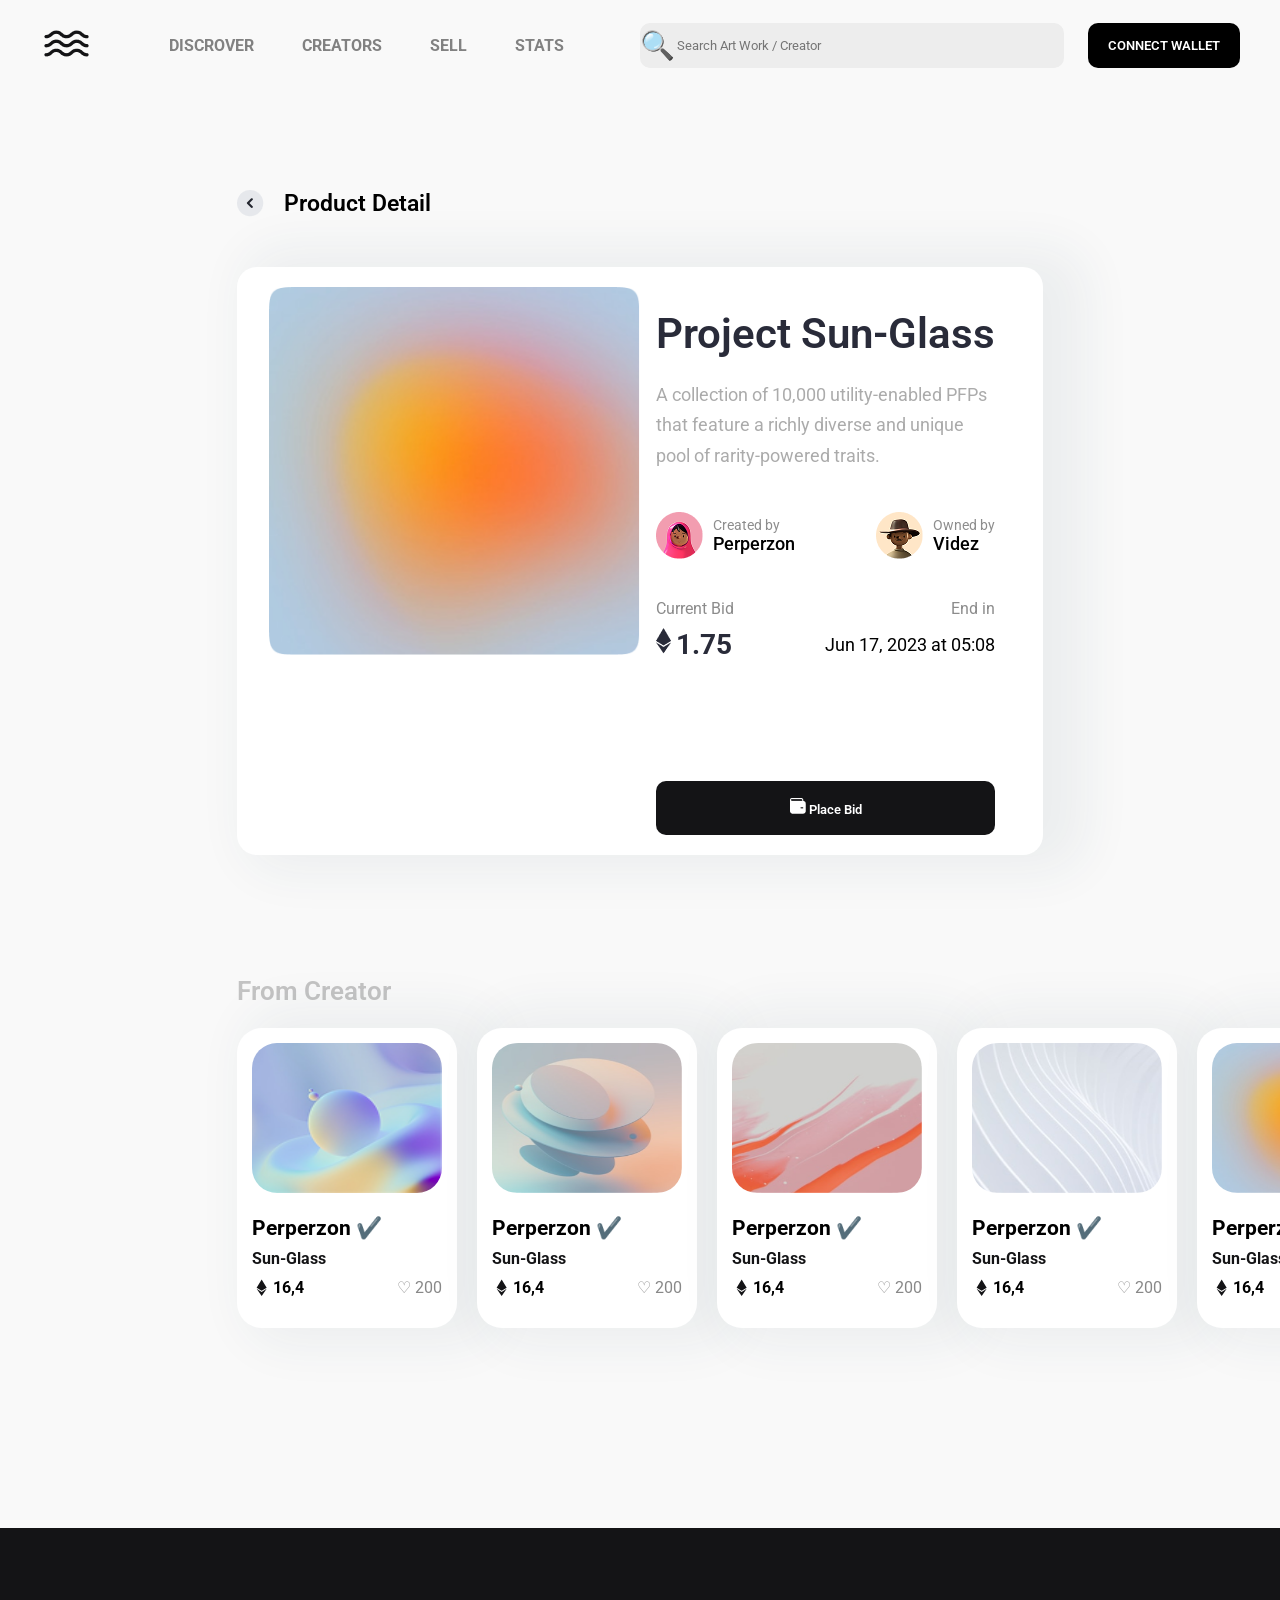
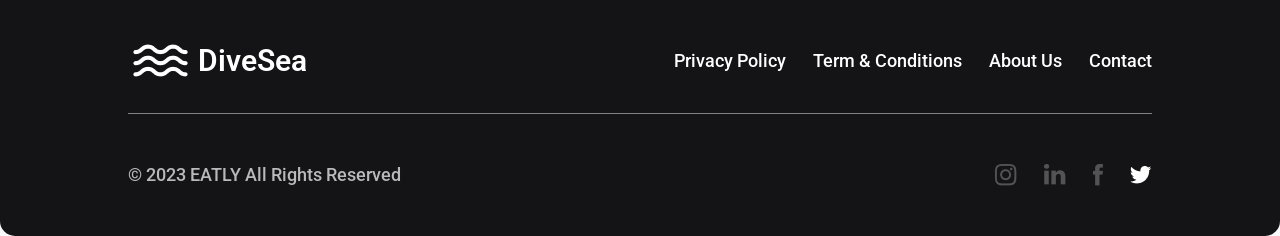
<file: Main/productDetail.html>
<!DOCTYPE html>
<html lang="en">
<head>
    <meta charset="UTF-8">
    <meta name="viewport" content="width=device-width, initial-scale=1.0">
    <title>Product Detail</title>
    <link rel="stylesheet" href="productDetail.css">
    <script defer src="static/js/productDetail.js"></script>
    <link rel="icon" href="logo.png" type="image/x-icon">
</head>
<body>
    <div class="header">
        <div class="header__logo">
            <a href="index.html"><img src="static/imgs/logo.png" alt=""></a>
        </div>
        <div class="header__nav">
            <a href="discorver.html"><span>DISCROVER</span></a>
            <a href=""><span>CREATORS</span></a>
            <a href=""><span>SELL</span></a>
            <a href=""><span>STATS</span></a>
        </div>
        <div class="right-block">
            <div class="search">
                🔍
                <input type="text" placeholder="Search Art Work / Creator">
            </div>
            <button>CONNECT WALLET</button>
        </div>
        <button class="header__burger" id="burgerBtn">
            <span></span>
            <span></span>
            <span></span>
        </button>
    </div>
    <div class="header__dropdown" id="dropdown">
        <nav>
            <a href="discorver.html"><span>DISCROVER</span></a>
            <a href=""><span>CREATORS</span></a>
            <a href=""><span>SELL</span></a>
            <a href=""><span>STATS</span></a>
        </nav>
    </div>
    <div class="main">
        <div class="main-top-block">
            <img src="static/imgs/arrow.png" alt="">
            <span>Product Detail</span>
        </div>
        <div class="main-block">
            <div class="img">
                <img src="static/imgs/product-detail.png" alt="">
            </div>
            <div class="text">
                <h2>Project Sun-Glass</h2>
                <span>A collection of 10,000 utility-enabled PFPs <br>
                    that feature a richly diverse and unique <br>
                    pool of rarity-powered traits. </span>
                <div class="people">
                    <div class="perperzon">
                        <img src="static/imgs/perperzon.png" alt="">
                        <div class="perperzon-text">
                            <span>Created by</span>
                            <span>Perperzon</span>
                        </div>

                    </div>
                    <div class="videz">
                        <img src="static/imgs/videz.png" alt="">
                        <div class="videz-text">
                            <span>Owned by</span>
                            <span>Videz</span>
                        </div>
                    </div>
                </div>
                <div class="current-bid">
                    <div class="block1">
                        <span>Current Bid</span>
                        <span>End in</span>
                    </div>
                    <div class="block2">
                        <div>
                            <img src="static/imgs/romb.png" alt=""> <b>1.75</b>
                        </div>
                        <span>Jun 17, 2023 at 05:08</span>
                    </div>
                </div>
                <button><img src="static/imgs/wallet.png" alt=""> Place Bid</button>
            </div>
        </div>
    </div>
    <div class="creator">
        <div class="creator-block">
            <h2>From Creator</h2>
            <div class="creator__grid">
                <div class="Slider1">
                    <img class="slide1" src="static/imgs/slider5.png" alt="Загрузка">
                    <h1 class="Nameslide">Perperzon ✔️</h1>
                    <div class="Current">
                        Sun-Glass
                    </div>
                    <img class="romb" src="static/imgs/romb.svg" alt="..."><p class="ratio"> <b>16,4</b></p>
                    <span class="buttonslider">♡︎ 200</span>
                    <div class="timer"></div>
                </div>
                <div class="Slider2">
                    <img class="slide2" src="static/imgs/slider2.png" alt="Загрузка">
                    <h1 class="Nameslide">Perperzon ✔️</h1>
                    <div class="Current">
                        Sun-Glass
                    </div>
                    <img class="romb" src="static/imgs/romb.svg" alt="..."><p class="ratio"> <b>16,4</b></p>
                    <span class="buttonslider">♡︎ 200</span>
                    <div class="timer"></div>
                </div>
                <div class="Slider3">
                    <img class="slide3" src="static/imgs/slider3.png" alt="Загрузка">
                    <h1 class="Nameslide">Perperzon ✔️</h1>
                    <div class="Current">
                        Sun-Glass
                    </div>
                    <img class="romb" src="static/imgs/romb.svg" alt="..."><p class="ratio"> <b>16,4</b></p>
                    <span class="buttonslider">♡︎ 200</span>
                    <div class="timer"></div>
                </div>
                <div class="Slider4">
                    <img class="slide4" src="static/imgs/slider4.png" alt="Загрузка">
                    <h1 class="Nameslide">Perperzon ✔️</h1>
                    <div class="Current">
                        Sun-Glass
                    </div>
                    <img class="romb" src="static/imgs/romb.svg" alt="..."><p class="ratio"> <b>16,4</b></p>
                    <span class="buttonslider">♡︎ 200</span>
                    <div class="timer"></div>
                </div>
                <div class="Slider5">
                    <img class="slide5" src="static/imgs/product-detail.png" alt="Загрузка">
                    <h1 class="Nameslide">Perperzon ✔️</h1>
                    <div class="Current">
                        Sun-Glass
                    </div>
                    <img class="romb" src="static/imgs/romb.svg" alt="..."><p class="ratio"> <b>16,4</b></p>
                    <span class="buttonslider">♡︎ 200</span>
                    <div class="timer"></div>
                </div>
            </div>
        </div>
    </div>
    <div class="footer">
        <div class="footer__inner">
            <div class="footer-top">
                <div class="footer-left-block">
                    <img src="static/imgs/logo-footer.png" alt="">
                    <span>DiveSea</span>
                </div>
                <div class="footer-right-block">
                    <span>Privacy Policy</span>
                    <span>Term & Conditions</span>
                    <span>About Us</span>
                    <span>Contact</span>
                </div>
            </div>
            <div class="footer-bottom">
                <div class="footer-left-block">
                    <span>© 2023 EATLY All Rights Reserved</span>
                </div>
                <div class="footer-right-block">
                    <img src="static/imgs/instagram.png" alt="">
                    <img src="static/imgs/in.png" alt="">
                    <img src="static/imgs/facebook.png" alt="">
                    <img src="static/imgs/twitter.png" alt="">
                </div>
            </div>
        </div>
    </div>
</body>
</html>
</file>
<file: Main/DivESea.css>
/* *{
  border: 1px solid red;
} */

html{
  width: 161vh;
  max-height: max-content;

}

body {
  font-family: 'Roboto', sans-serif;
  background-color: #F9F9F9;
  max-width: 163vh;
}

.MainContiner{
  width: 160vh;
  max-height: max-content;
}

.upblock{
height: 85vh;
/* width: 160vh; */
width: 100%;
}

.header {
  width: 100%;
  max-width: 1200px;
  margin: 0 80px;
  height: 10vh;
  display: flex;
  align-items: center;
  justify-content: start;
  margin-bottom: 100px;
}

.header__logo img {
  width: 100%;
  height: auto;
  transition: all 0.3s ease;
  border-radius: 15px;
}

.header__logo img:hover{
  background-color: #e9ecef;
  transform: translateY(-2px);
  box-shadow: 0 4px 8px rgba(0, 0, 0, 0.5);
}

.header__nav {
  display: flex;
  align-items: center;
  gap: 48px;
  flex: 1;
  justify-content: center;
}

a{
  text-decoration: none;
}

.header__nav span{
  font-size: 16px;
  font-weight: bold;
  color: #818181;
  cursor: pointer;
  transition: all 0.3s ease;
  padding-bottom: 30%;
  padding-top: 30%;
  padding-right: 10%;
  padding-left: 10%;
  border-radius: 15px;
}

.header__nav a:hover span {
  background-color: #e9ecef;
  transform: translateY(-2px);
  box-shadow: 0 4px 8px rgba(0, 0, 0, 0.5);
}

.header__burger {
  display: none;
  flex-direction: column;
  justify-content: center;
  align-items: center;
  gap: 5px;
  width: 44px;
  height: 44px;
  background: transparent;
  cursor: pointer;
  padding: 8px;
  position: relative;
  z-index: 10;
  background-size: 1px 1px, calc(100% - 2px) 1px, 1px 1px, 1px calc(100% - 2px);
  background-position: top left, top center, top right, center right,
                        bottom right, bottom center, bottom left, center left;
  background-repeat: no-repeat;
}


.header__burger span {
  display: block;
  width: 18px;
  height: 2px;
  background: #d1d1d1;
  border-radius: 2px;
  transition: transform 0.3s ease, opacity 0.3s ease, width 0.3s ease;
  transform-origin: center;
  pointer-events: none;
}

.header__burger.open span:nth-child(1) { transform: translateY(7px) rotate(45deg); }
.header__burger.open span:nth-child(2) { opacity: 0; width: 0; }
.header__burger.open span:nth-child(3) { transform: translateY(-7px) rotate(-45deg); }

.header__dropdown {
  position: fixed;
  top: 0;
  left: 0;
  width: 100%;
  height: auto;
  background-color: (128, 128, 128, 0.7);
  backdrop-filter: blur(14px);
  -webkit-backdrop-filter: blur(14px);
  z-index: 9;
  max-width: 0;
  overflow: hidden;
  transition: max-width 0.4s ease;
  border-bottom: 1px solid rgba(255,255,255, 1);
}

.header__dropdown.open {
  max-width: 100%;
}

.header__dropdown nav {
  display: flex;
  flex-direction: column;
  padding: 90px 24px 32px;
  gap: 2px;
}

.header__dropdown nav a {
  display: block;
  font-size: 17px;
  font-weight: 600;
  color: black;
  text-decoration: none;
  padding: 14px 12px;
  border-bottom: 1px solid rgba(255,255,255,0.07);
  transition: color 0.25s, padding-left 0.25s;
}

.right-block {
  display: flex;
  align-items: center;
  width: 50%;
  height: 10vh;
  gap: 24px;
}

.search {
  display: flex;
  align-items: center;
  background-color: rgba(237, 237, 237, 1);
  color: #EDEDED;
  border-radius: 14px;
  width: 50%;
  height: 6vh;
  font-size: 15px;
  padding-left: 2%;
}

.search input {
  background-color: #EDEDED;
  color: #EDEDED;
  border: none;
  font-size: 15px;
  width: 100%;
}

.right-block > button {
  background: black;
  border: none;
  color: white;
  width: 35%;
  border-radius: 16px;
  font-weight: 600;
  cursor: pointer;
  white-space: nowrap;
  height: 6vh;
  font-size: 16px;
  margin-right: 30px;
  transition: all 0.3s ease;
}

.right-block > button:hover{
  background-color: #68696a;
  transform: translateY(-2px);
  box-shadow: 0 4px 8px rgba(0, 0, 0, 0.1);
}

#Connect{
  position: relative;
  top: 0px;
  right: 0px;
  padding-top: 15px;
  padding-bottom: 15px;
  padding-left: 25px;
  padding-right: 30px;
  font-size: 16px;
  border-radius: 15px;
  background-color: black;
  color: white;
  transition: all 0.3s ease;
}

#Connect:hover {
  background-color: #68696a;
  transform: translateY(-2px);
  box-shadow: 0 4px 8px rgba(0, 0, 0, 0.1);
}


.blockdiscover{
  display: flex;
  text-align: center;
  width: 160vh;
  height: 70vh;
  position: relative;
 
  top: 0px;
}

.blocktext{
  height: 70vh;
  width: 70vh;
  position: relative;
  left: 0px;
}

.DiscoverH1 {
  width: 455px;
  height: 200px;
  font-size: 75px;
  position: absolute;
  right: 0px;
  top: 0px;
  left: 70px;
  text-align: left;
}

.bonus {
  text-align: left;
  width: 455px;
  font-size: 18px;
  position: relative;
  right: 0px;
  left: 70px;
  top: 240px;
  color: #68696a;
}

.Explore{ 
  display: inline-block;
  position: relative;
  padding-bottom: 20px;
  padding-top: 20px;
  padding-left: 35px;
  padding-right: 35px;
  background-color: black;
  color: white;
  font-size: 15px;
  border-radius: 15px;
  top:270px;
  right: 100px;
  transition: all 0.3s ease;
}

.Explore:hover {
  background-color: #68696a;
  transform: translateY(-2px);
  box-shadow: 0 4px 8px rgba(0, 0, 0, 0.1);
}

.Create{
  padding-bottom: 19px;
  padding-top: 19px;
  padding-left: 25px;
  padding-right: 25px;
  background-color: #F9F9F9;;
  color: black;
  font-size: 15px;
  border-radius: 15px;
  border: 2px solid black;
  transition: all 0.3s ease;
  position: relative;
  top: 270px;
  right: 85px;
}

.Create:hover{
  background-color: #e9ecef;
  transform: translateY(-2px);
  box-shadow: 0 4px 8px rgba(0, 0, 0, 0.1);
}

.Mony {
  display: flex;
  flex-direction: row; 
  position: relative;
  justify-content: flex-start; 
  gap: 60px; 
  top: 335px;
  left: 70px;
  font-size: 40px;
  width: 455px;
}

.ACC{
  display: flex;
  flex-direction: row; 
  justify-content: flex-start; 
  position: relative;
  gap: 115px; 
  top: 340px;
  left: 70px;
  font-size: 15px;
  color: #a0a1a2;
  width: 455px;
}

.blockimg{
  /* display: flex;
  text-align: center; */
  position: relative;
  bottom: 100px;
  top: 0px;
  width: 90vh;
  height: 70vh;
}

.img1 { 
  z-index: 1;
  position: relative;
  width: 400px;
  height: 400px;
  top: 50px;
  left: 0px;
}
.img2 { 
  z-index: 1;
  position: relative;
  width: 120px;
  height: 400px;
  left: 375px;
  bottom: 350px;
}
.img3 { 
  z-index: 2;
  position: relative;
  width: 300px;
  height: 300px;
  left: 160px;
  top: 250px;
}
.arrow { 
  z-index: 3;
  position: relative;
  width: 150px;
  height: 150px;
  right: 270px;
  
  bottom: 50px;
}
.prev-button{
  position: absolute;
  color: black;
  background-color: #F9F9F9;;
  width: 70px;
  height: 50px;
  top: 500px;
  right: 560px;
  border-top-left-radius: 15px;
  border-bottom-left-radius: 15px;
  border-top-right-radius: 0px;
  border-bottom-right-radius: 0px;
  transition: all 0.3s ease;
  box-shadow: 0px 68px 43px 3px rgba(34, 60, 80, 0.3);
}
.prev-button:hover{
  background-color: #e9ecef;
  transform: translateY(-2px);
  box-shadow: 0 4px 8px rgba(0, 0, 0, 0.1);
}
.next-button{
  position: absolute;
  background-color: #F9F9F9;;
  color: black;
  width: 70px;
  height: 50px;
  top: 500px;
  right: 490px;
  border-top-right-radius: 15px;
  border-bottom-right-radius: 15px;
  border-top-left-radius: 0px;
  border-bottom-left-radius: 0px;
  transition: all 0.3s ease;
  box-shadow: 0px 68px 43px 3px rgba(34, 60, 80, 0.3);
}
.next-button:hover {
  background-color: #e9ecef;
  transform: translateY(-2px);
  box-shadow: 0 4px 8px rgba(0, 0, 0, 0.1);
}

.slideshow{
  position: relative;
  top: 0px;
  width: 160vh;
  height: 110vh;
  background-color: #F1F1F1;
}

.textslider{
  color: #a7a7a8;
  font-size: 45px;
  position: relative;
  top: 70px;
  left: 53vh;
  width: 370px;
  margin-bottom: 130px;
}

.slidemain{
  display: flex;
  justify-content: space-around;
  position: relative;
  top: 35px;
  left: 50px;
  width: 140vh;
  height: 75vh;
  background-color: #F1F1F1;
  overflow-x: auto;
  scroll-behavior: smooth;
}

.slidemain::-webkit-scrollbar {
  height: 6px;
}

.prev-button2{
  position: absolute;
  color: black;
  background-color: #F9F9F9;;
  width: 70px;
  height: 50px;
  top: 86vh;
  right: 90vh;
  border-top-left-radius: 15px;
  border-bottom-left-radius: 15px;
  border-top-right-radius: 0px;
  border-bottom-right-radius: 0px;
  transition: all 0.3s ease;
  box-shadow: 0px 68px 43px 3px rgba(34, 60, 80, 0.3);
}

.prev-button2:hover{
  background-color: #e9ecef;
  transform: translateY(-2px);
  box-shadow: 0 4px 8px rgba(0, 0, 0, 0.1);
}

.next-button2{
  position: absolute;
  background-color: #F9F9F9;;
  color: black;
  width: 70px;
  height: 50px;
  top: 86vh;
  right: 83vh;
  border-top-right-radius: 15px;
  border-bottom-right-radius: 15px;
  border-top-left-radius: 0px;
  border-bottom-left-radius: 0px;
  transition: all 0.3s ease;
  box-shadow: 0px 68px 43px 3px rgba(34, 60, 80, 0.3);
}

.next-button2:hover {
  background-color: #e9ecef;
  transform: translateY(-2px);
  box-shadow: 0 4px 8px rgba(0, 0, 0, 0.1);
}

.slidemain {
  display: flex !important;
  flex-wrap: nowrap !important;
  justify-content: flex-start !important;
  gap: 24px !important;
  overflow-x: auto !important;
  scroll-behavior: smooth !important;
  padding: 20px 30px !important;
}

.slidemain > div {
  flex: 0 0 auto !important;
}

.viewedmain{
  width: 365px;
  height: 206px;
  z-index: 10;
  position: relative;
  left: 110vh;
  bottom: 140px;
  border-radius: 10px;
  background-color: white;
}

.viewed{
  position: relative;
  top: 10px;
  left: 15px;
  width: 150px;
  font-size: 21px;
}

.AlexCa{
  width: 315px;
  height: 60px;
  position: relative;
  top: 0px;
  left: 15px;
}

.circle1{
  position: relative;
  top: 5px;
  width: 50px;
  height: 50px;
}

.Ca{
  position: relative;
  bottom: 65px;
  left:70px;
  font-size: 15px;
  width: 60px;
}

.y{
  position: relative;
  bottom: 139px;
  left: 70px;
  width: 60px;
  font-size: 13px;
  color: #64748B;
}

.romb6{
  position: relative;
  top: -100px;
  left: 240px;
  width: 17px;
  height: 17px;
}

.number8{
  position: relative;
  bottom: 138px;
  left: 260px;
  font-size: 15px;
  width: 40px;
}

.precentnull{
  position: relative;
  left: 245px;
  bottom: 170px;
  width: 55px;
  font-size: 13px;
  color: #10C352;
}

.JuliyaS{
  width: 315px;
  height: 60px;
  position: relative;
  left: 15px;
  top: 20px;
}

.circle2{
  width: 50px;
  height: 50px;
  position: relative;
  top: 5px;
}

.Juliya{
  position: relative;
  bottom: 65px;
  left:70px;
  font-size: 15px;
  width: 60px;
}

.S{
  position: relative;
  bottom: 139px;
  left: 70px;
  width: 60px;
  font-size: 13px;
  color: #64748B;
}

.romb7{
  position: relative;
  top: -100px;
  left: 240px;
  width: 17px;
  height: 17px;
}

.number5{
  position: relative;
  bottom: 138px;
  left: 260px;
  font-size: 15px;
  width: 40px;
}

.precentone{
  position: relative;
  left: 245px;
  bottom: 169px;
  width: 55px;
  font-size: 13px;
  color: #E23333;
}

.topmain{
  width: 160vh;
  height: 120vh;
  position: relative;
  bottom: 210px;
  left: 20px;
}

.namecontiner{
  width: 300px;
  position: relative;
  top: 200px;
  left: 600px;
  font-size: 45px;
}

.table{
  width: 150vh;
  height: 80vh;
  position: relative;
  top: 270px;
  left: 40px;
  display: grid;
  grid-template-columns: repeat(6, 1fr);
  gap: 1px;
  font-family: Arial, sans-serif;
}

.grid-header {
  color: #93989A;
  font-weight: bold;
  font-size: 22px;
  padding: 12px 8px;
  text-align: center;
  position: relative;
  right: 30px;
}

.headerc{
  position: relative;
  left: 10px;
  bottom: 10px;
  width: 110px;
  color: #93989A;
  font-weight: bold;
  font-size: 22px;
  text-align: center;
}

.grid-cell {
  border-bottom: 1px solid #ccc ;
  padding: 10px 8px;
  text-align: center;
}

.AlexC{
  width: 314px;
  height: 100px;
  position: relative;
  top: 0px;
  left: 0px;
}

.circle11{
  position: relative;
  top: 7px;
  right: 110px;
  width: 85px;
  height: 85px;
}

.Ac{
  position: relative;
  bottom: 105px;
  left:110px;
  font-size: 28px;
  width: 110px;
}

.Y{
  position: relative;
  bottom: 120px;
  left: 110px;
  width: 80px;
  font-size: 22px;
  color: #64748B;
}

.romb8{
  position: relative;
  top: 30px;
  right: 70px;
  width: 30px;
  height: 30px;
}

.number7{
  position: relative;
  bottom: 27px;
  left: 45px;
  font-size: 24px;
  width: 60px;
}

.precenttwo{
  position: relative;
  left: 20px;
  top: 7px;
  width: 100px;
  font-size: 24px;
  color: #10C352;
}

.romb9{
  position: relative;
  top: 30px;
  right: 80px;
  width: 30px;
  height: 30px;
}

.number3{
  position: relative;
  bottom: 27px;
  left: 35px;
  font-size: 24px;
  width: 35px;
}

.K{
  font-size: 24px;
  width: 50px;
  position: relative;
  left: 40px;
  top: 6px;
}

.Slider1,
.Slider2,
.Slider3,
.Slider4{
  height: 400px;
  width: 280px;
  border-radius: 25px;
  position: relative; 
  background-color: white;
  box-shadow: 25px -1px 49px 19px rgba(34, 60, 80, 0.06);
}

.slide1,
.slide2,
.slide3,
.slide4 {
  position: relative;
  top: 15px;
  left: 15px;
  width: 250px;
  height: 250px;
  border-radius: 25px;
  background-color: white;
}

.Nameslide{
  position: relative;
  top: 20px;
  left: 15px;
  font-size: 21px;
  width: 100px;
}

.Current{
  position: relative;
  left: 15px;
  top: 15px;
  color: #c0c0c0;
  font-size: 14px;
  width: 100px;
}

.ratio{
  position: relative;
  left: 36px;
  bottom: 15px;
  font-size: 16px;
  width: 80px;
}

.romb{
  width: 20px;
  height: 20px;
  position: relative;
  left: 15px;
  top: 25px;
}

.buttonslider{
  float: right;
  position: relative;
  bottom: 75px;
  right: 15px;
  background-color: black;
  color: white;
  border-radius: 15px;
  transition: all 0.3s ease;
  width: 15vh;
  height: 6vh;
}

.buttonslider:hover{
  background-color: #1671cd;
  color: black;
  transform: translateY(-2px);
  box-shadow: 0 4px 8px rgba(0, 0, 0, 0.1);
}

.timer{
position: absolute;
top: 30px;    
right: 20px;
background-color: rgba(0, 0, 0, 0.5);
color: white;
border-radius: 10px;
padding-top: 10px;
padding-bottom: 10px;
padding-left: 10px;
width: 105px;
}

.main{
  display: flex;
  flex-direction: column;
  align-items: center;
}

.main > span{
  font-size: 45px;
  font-weight: 600;
  margin-bottom: 30px;
}

.three-blocks{
  display: flex;
  width: 40%;
  justify-content: center;
  gap: 5%;
}

.three-blocks span{
  display: flex;
  align-items: center;   
  justify-content: center;
  border: 3px solid black;
  border-radius: 15px;
  width: 50%;
  height: 5vh;
  gap: 10px;
  margin-bottom: 100px;
  margin-top: 50px;
  transition: all 0.3s ease;
}
.three-blocks span:hover{
  background-color: #d3d3d3;
  transform: translateY(-2px);
  box-shadow: 0 4px 8px rgba(0, 0, 0, 0.1);
}

.main__grid{
  display: grid;
  grid-template-columns: repeat(4, 1fr);
  grid-template-rows: repeat(2, 1fr);
  gap: 30px;
  margin-bottom: 150px;
}

.JustMain{
  width: 160vh;
  position: relative;
  height: 90vh;
}

.Unleash{
  font-size: 45px;
  position: relative;
  left: 70px;
  width: 300px;
  font-weight: bold;
  color: #C5C5C5;
}

.Inner{
  font-size: 45px;
  position: relative;
  left: 70px;
  bottom: 45px;
  width: 410px;
  font-weight: bold;
}

.Collector{
  width: 300px;
  height: 277px;
  position: relative;
  left: 70px;
  bottom: 20px;
  
}

.icon1{
  width: 20px;
  height: 20px;
  position: relative;
  top: 0px;
}

.Best{
  font-size: 16px;
  width: 200px;
  position: relative;
  left: 25px;
  bottom: 43px;
}

.icon2{
  width: 20px;
  height: 20px;
  position: relative;
  bottom:30px;
}

.Million{
  font-size: 16px;
  width: 210px;
  position: relative;
  left: 25px;
  bottom: 72px;
}

.icon3{
  width: 20px;
  height: 20px;
  position: relative;
  bottom: 55px;
}

.Secure{
  font-size: 16px;
  width: 150px;
  position: relative;
  left: 25px;
  bottom: 97px;
}

.icon4{
  width: 20px;
  height: 20px;
  position: relative;
  bottom: 85px;
}

.Exclusive{
  font-size: 16px;
  width: 250px;
  position: relative;
  left: 25px;
  bottom: 125px;
}

.icon5{
  width: 20px;
  height: 20px;
  position: relative;
  bottom: 113px;
}

.Easy{
  font-size: 16px;
  width: 170px;
  position: relative;
  left: 25px;
  bottom: 153px;
}

.icon6{
  width: 20px;
  height: 20px;
  position: relative;
  bottom: 140px;
}

.Join{
  font-size: 16px;
  width: 150px;
  position: relative;
  left: 25px;
  bottom: 182px;
}

.More{
  position: relative;
  color: #F9F9F9;
  background-color: black;
  width: 160px;
  height: 65px;
  transition: all 0.3s ease;
  box-shadow: 0px 68px 43px 3px rgba(34, 60, 80, 0.3);
  bottom: 600px;  
  border-radius: 11px;
  font-size: 14px;
  padding-bottom: 10px;
  left: 70px;
}

.More:hover{
  background-color: #e9ecef;
  transform: translateY(-2px);
  box-shadow: 0 4px 8px rgba(0, 0, 0, 0.1);
}

.Arrow1{
  position: relative;
  left: 5px;
  top: 5px;
  width: 22px;
  height: 22px;
}

.imgmain{
  position: relative;
  left: 56vh;
  bottom: 525px;
  
}

.Create1{
  width: 140vh;
  height: 300px;
  position: relative;
  left: 90px;
  background-color: black;
  border-radius: 30px;
  padding-top: 13px ;
}

.and{
  color: white;
  font-size: 45px;
  position: relative;
  left: 70px;
  width: 430px;
  font-weight: bold;
  
}

.Place{
  color: #959494;
  font-size: 20px;
  position: relative;
  left: 70px;
  bottom: 30px;
  width: 240px;
}

.More1{ 
  display: inline-block;
  position: relative;
  padding-bottom: 20px;
  padding-top: 20px;
  padding-left: 35px;
  padding-right: 35px;
  background-color: white;
  color: black;
  font-size: 21px;
  border-radius: 15px;
  bottom: 200px;
  left: 70px;
  transition: all 0.3s ease;
  font-weight: bold;
}

.More1:hover {
  background-color: black;
  color: white;
  transform: translateY(-2px);
  box-shadow: 0 4px 8px rgba(0, 0, 0, 0.1);
}

.Sell1{
  padding-bottom: 19px;
  padding-top: 19px;
  padding-left: 25px;
  padding-right: 25px;
  background-color: black;;
  color: white;
  font-size: 21px;
  border-radius: 15px;
  border: 2px solid white;
  transition: all 0.3s ease;
  position: relative;
  bottom: 200px;
  left: 90px;
  font-weight: bold;
}

.Sell1:hover{
  background-color: #e9ecef;
  color: black;
  transform: translateY(-2px);
  box-shadow: 0 4px 8px rgba(0, 0, 0, 0.1);
}

.NFT{
  width: 369px;
  height: 249px;
  position: relative;
  left: 570px;
  bottom: 165px;
  border-radius: 15px;
  filter: drop-shadow(0 0 25px rgba(120, 255, 245, 0.45))
          drop-shadow(0 0 45px rgba(255, 150, 90, 0.35));
}

.footer{
  width: 100%;
  background-color: rgba(20, 20, 22, 1);
  display: flex;
  justify-content: center;
  padding-top: 100px;
  position: relative;
  top: 100px;
  border-bottom-left-radius: 15px;
  border-bottom-right-radius: 15px;
}

.footer__inner{
width: 80%;
}

.footer-top{
display: flex;
align-items: center;
justify-content: space-between;
margin-bottom: 50px;
padding-bottom: 20px;
border-bottom: 1px solid rgba(129, 129, 129, 1);
}

.footer-left-block{
display: flex;
justify-content: center;
align-items: center;
gap: 5px;
}

.footer-left-block > span{
color: white;
font-weight: 600;
font-size: 30px;
}

.footer-right-block{
display: flex;
justify-content: center;
align-items: center;
gap: 27px;
}

.footer-right-block > span{
color: white;
font-weight: 500;
font-size: 18px;
}

.footer-bottom{
display: flex;
align-items: center;
justify-content: space-between;
margin-bottom: 50px;
}

.footer-bottom > .footer-left-block > span{
color: rgba(185, 185, 185, 1);
font-weight: 500;
font-size: 18px;
}

@media (max-width: 768px) {
  .header__nav { display: none; }
  .right-block { display: none; }

  .header__burger{ display: flex; }
  .header__dropdown { display: flex; }

  .header {
      justify-content: space-between;
      margin-bottom: 40px;
      height: 64px;
  }

  .Explore{
    left: -42px;
    top: 50vh;
    padding: 15px 15px 15px 15px;
  }

  .Create{
    padding: 15px 15px 15px 15px;
    left: -40px;
    bottom: 100px;
  }

  .footer {
      padding-top: 48px;
  }

  .footer__inner {
      width: 90%;
  }

  .footer-top {
      flex-direction: column;
      align-items: flex-start;
      gap: 32px;
      margin-bottom: 32px;
      padding-bottom: 24px;
  }

  .footer-left-block > span {
      font-size: 22px;
  }

  .footer-right-block {
      flex-direction: column;
      align-items: flex-start;
      gap: 20px;
  }

  .footer-right-block > span {
      font-size: 15px;
      letter-spacing: 1px;
      text-transform: uppercase;
      font-weight: 600;
  }

  .footer-bottom {
      flex-direction: row;
      align-items: center;
      justify-content: space-between;
      margin-bottom: 40px;
      gap: 0;
  }

  .footer-bottom > .footer-left-block > span {
      font-size: 13px;
  }
}
/* =========================================================
   ADAPTIVE CONTENT ONLY: TABLET + PHONE
   Header and footer adaptation above is intentionally untouched.
   ========================================================= */

@media (max-width: 1024px) {
  html,
  body {
    width: 100%;
    max-width: 100%;
    overflow-x: hidden;
  }

  body {
    margin: 0;
  }

  .MainContiner,
  .upblock,
  .blockdiscover,
  .slideshow,
  .topmain,
  .JustMain,
  .Create1 {
    width: 100%;
    max-width: 100%;
    box-sizing: border-box;
  }

  .upblock {
    height: auto;
    padding-bottom: 60px;
  }

  

  .blockdiscover {
    height: auto;
    padding: 0 32px 40px;
    display: flex;
    align-items: center;
    justify-content: space-between;
    gap: 30px;
  }

  .blocktext {
    width: 48%;
    height: auto;
    min-height: 470px;
    left: 0;
  }

  .DiscoverH1 {
    width: 100%;
    height: auto;
    left: 0;
    top: 0;
    font-size: 56px;
    line-height: 1.05;
  }

  .bonus {
    width: 100%;
    left: 0;
    top: 185px;
    font-size: 16px;
    line-height: 1.5;
  }

  .Explore,
  .Create {
    top: 220px;
    right: auto;
    margin-right: 12px;
    margin-bottom: 10px;
  }

  .Mony {
    left: 0;
    top: 265px;
    width: 100%;
    gap: 68px;
    font-size: 30px;
  }

  .ACC {
    left: 0;
    top: 270px;
    width: 100%;
    gap: 100px;
    font-size: 13px;
  }

  .blockimg {
    width: 48%;
    height: 470px;
    top: 0;
    bottom: auto;
    overflow: visible;
  }

  .img1 {
    width: 200px;
    height: 200px;
    top:40px;
    left: -25vh;
  }

  .img2 {
    width: 10%;
    height: 250px;
    top: -260px;
    left: 50px;
  }

  .img3 {
    width: 150px;
    height: 150px;
    left: 290px;
    top: -200px;
  }

  .arrow {
    width: 75px;
    height: 75px;
    right: 120px;
    top: 110px;
  }

  .prev-button,
  .next-button {
    top: 450px;
    right: auto;
  }

  .prev-button { left: 90px; }
  .next-button { left: 160px; }

  .slideshow {
    height: auto;
    padding: 55px 0 100px;
  }

  .textslider {
    position: static;
    width: 100%;
    text-align: center;
    font-size: 40px;
    margin: 0 0 40px;
  }

  .slidemain {
    width: calc(100% - 64px) !important;
    height: auto;
    left: 0;
    top: 0;
    margin: 0 auto;
    padding: 20px 16px !important;
  }

  .prev-button2,
  .next-button2 {
    top: auto;
    bottom: 32px;
    right: auto;
  }

  .buttonslider{
    width: 20vh;
    height: 8vh;
  }

  .prev-button2 { left: calc(50% - 70px); }
  .next-button2 { left: 50%; }

  .viewedmain {
    left: auto;
    top: 50px;
    margin: -55px 32px 40px auto;
  }

  .topmain {
    width: auto;
    height: auto;
    bottom: auto;
    left: 0;
    padding: 60px 32px 80px;
  }

  .namecontiner {
    position: static;
    width: 100%;
    text-align: center;
    font-size: 40px;
    margin: 0 0 40px;
  }

  .table {
    width: 100%;
    min-width: 850px;
    height: auto;
    top: 0;
    left: 0;
  }

  .topmain {
    overflow-x: auto;
  }

  .grid-header,
  .headerc {
    font-size: 18px;
  }


  .circle11 {
    width: 62px;
    height: 62px;
    right: 110px;
  }

  .number7{
    margin-right: 12vh;
  }

  .romb8{
    right: 60px;
  }

  .precenttwo{
    left: -5vh;
  }

  .number3{
    left: 0vh;
  }

  .K{
    left: -4vh;
    top: 7px;
  }

  .Ac {
    font-size: 21px;
    bottom: 78px;
    left: 90px;
  }

  .Y {
    font-size: 16px;
    bottom: 90px;
    left: 90px;
  }

  .main {
    padding: 40px 32px 0;
    bottom: 0vh;
  }

  .main > span {
    font-size: 40px;
    text-align: center;
  }

  .three-blocks {
    width: 100%;
    flex-wrap: wrap;
    gap: 16px;
  }

  .three-blocks span {
    width: 180px;
    height: 54px;
    margin-top: 20px;
    margin-bottom: 50px;
  }

  .main__grid {
    grid-template-columns: repeat(2, 280px);
    grid-template-rows: auto;
    justify-content: center;
    gap: 28px;
    margin-bottom: 80px;
  }

  .JustMain {
    height: auto;
    padding: 70px 32px 60px;
    display: grid;
    grid-template-columns: 1fr 1fr;
    column-gap: 24px;
    bottom: 35vh;
  }

  .Unleash,
  .Inner,
  .Collector,
  .More,
  .imgmain {
    position: static;
  }

  .Unleash,
  .Inner {
    width: 100%;
    font-size: 38px;
    margin: 0;
  }

  .Inner {
    grid-column: 1;
    margin-bottom: 26px;
  }

  .Collector {
    grid-column: 1;
  }

  .More {
    grid-column: 1;
    align-self: start;
    margin-top: 16px;
  }

  .imgmain {
    grid-column: 2;
    grid-row: 1 / 5;
    width: 80vh;
    max-width: 470px;
    align-self: center;
    justify-self: center;
  }

  .Create1 {
    left: 0;
    bottom: 15vh;
    height: auto;
    min-height: 280px;
    margin: 30px auto 0;
    padding: 42px 36px;
    overflow: hidden;
  }

  .and,
  .Place,
  .More1,
  .Sell1,
  .NFT {
    position: relative;
  }

  .and {
    left: 0;
    width: 55%;
    font-size: 38px;
    margin: 0 0 18px;
  }

  .Place {
    left: 0;
    bottom: auto;
    margin: 0 0 30px;
  }

  .More1,
  .Sell1 {
    bottom: auto;
    left: 0;
    margin-right: 14px;
    font-size: 17px;
  }

  .NFT {
    position: absolute;
    left: auto;
    right: 36px;
    bottom: 28px;
    width: 310px;
    height: auto;
  }
  
}

@media (max-width: 600px) {
  .upblock {
    padding-bottom: 30px;
  }

  .blockdiscover {
    flex-direction: column;
    padding: 0 18px 30px;
    gap: 24px;
  }

  .blocktext {
    width: 100%;
    min-height: auto;
    display: flex;
    flex-direction: column;
    align-items: flex-start;
  }

  .DiscoverH1,
  .bonus,
  .Explore,
  .Create,
  .Mony,
  .ACC {
    position: static;
  }

  .DiscoverH1 {
    font-size: 42px;
    line-height: 1.1;
    margin: 0 0 18px;
  }

  .bonus {
    font-size: 15px;
    margin: 0 0 22px;
  }

  .Explore,
  .Create {
    width: 100%;
    margin: 0 0 12px;
    padding: 17px 20px;
  }

  .Mony {
    justify-content: space-between;
    gap: 0;
    font-size: 26px;
    margin-top: 20px;
  }

  .ACC {
    justify-content: space-between;
    gap: 0;
    font-size: 12px;
  }

  .blockimg {
    width: 100%;
    height: 360px;
    transform: scale(0.9);
    transform-origin: top center;
  }

  .img1 {
    width: 245px;
    height: 245px;
    left: 35px;
    top: 35px;
  }

  .img2 {
    width: 72px;
    height: 245px;
    right: 45px;
    top: 35px;
  }

  .img3 {
    width: 170px;
    height: 170px;
    left: 65px;
    top: 205px;
  }

  .arrow {
    width: 70px;
    height: 70px;
    right: 92px;
    top: 78px;
  }

  .prev-button,
  .next-button {
    top: 305px;
  }

  .prev-button { left: 84px; }
  .next-button { left: 154px; }

  .slideshow {
    padding: 42px 0 90px;
  }

  .textslider {
    font-size: 32px;
    margin-bottom: 26px;
  }

  .slidemain {
    width: calc(100% - 24px) !important;
    padding: 16px 12px !important;
    gap: 18px !important;
  }

  .Slider1,
  .Slider2,
  .Slider3,
  .Slider4 {
    width: 250px;
    height: 370px;
    border-radius: 22px;
  }

  .slide1,
  .slide2,
  .slide3,
  .slide4 {
    width: 220px;
    height: 220px;
  }

  .buttonslider {
    width: 105px;
    height: 44px;
    font-size: 12px;
  }

  .viewedmain {
    width: calc(100% - 36px);
    margin: 24px auto 20px;
  }

  .topmain {
    padding: 42px 18px 60px;
  }

  .namecontiner {
    font-size: 32px;
  }

  .table {
    min-width: 760px;
  }

  .grid-header,
  .headerc {
    font-size: 16px;
  }

  .main {
    padding: 36px 18px 0;
  }

  .main > span {
    font-size: 32px;
  }

  .three-blocks {
    display: grid;
    grid-template-columns: repeat(2, 1fr);
    gap: 12px;
    margin-bottom: 30px;
  }

  .three-blocks span {
    width: auto;
    height: 48px;
    margin: 0;
    font-size: 14px;
  }

  .main__grid {
    grid-template-columns: 250px;
    gap: 24px;
    margin-bottom: 50px;
  }

  .main > img {
    max-width: 90%;
    height: auto;
    margin-bottom: 80px !important;
  }

  .JustMain {
    display: flex;
    flex-direction: column;
    padding: 50px 18px;
  }

  .Unleash,
  .Inner {
    font-size: 32px;
  }

  .Collector {
    width: 100%;
  }

  .imgmain {
    order: 4;
    width: 100%;
    margin-top: 30px;
  }

  .More {
    margin-top: 12px;
  }

  .Create1 {
    width: calc(100% - 36px);
    min-height: auto;
    padding: 32px 22px 260px;
    border-radius: 24px;
  }

  .and {
    width: 100%;
    font-size: 31px;
  }

  .Place {
    width: 100%;
    font-size: 17px;
  }

  .More1,
  .Sell1 {
    width: 100%;
    margin: 0 0 12px;
    font-size: 16px;
    padding: 16px 20px;
  }

  .NFT {
    right: 50%;
    transform: translateX(50%);
    bottom: 26px;
    width: 270px;
  }
}


/* =========================================================
   HEADER + FOOTER ADAPTIVE: TABLET + PHONE
   ========================================================= */

@media (max-width: 1024px) {
  .header {
    width: calc(100% - 48px);
    max-width: none;
    height: auto;
    min-height: 76px;
    margin: 0 auto 70px;
    padding: 16px 0;
    justify-content: space-between;
    gap: 20px;
    box-sizing: border-box;
  }

  .header__logo {
    flex: 0 0 auto;
    width: 40px;
    height: 40px;
  }

  .header__logo img {
    max-width: 140px;
    display: block;
    right: -50vh;
  }

  .header__nav {
    gap: 30px;
    flex: 0 1 auto;
  }

  .header__nav span {
    font-size: 13px;
    padding: 14px 8px;
  }

  .right-block {
    width: auto;
    min-width: 300px;
    gap: 52px;
    height: auto;
  }

  .right-block .search {
    width: 210px;
    height: 44px;
    padding: 0 12px;
    box-sizing: border-box;
    
  }

  .right-block .search input {
    font-size: 13px;
  }

  .right-block > button {
    width: auto;
    min-width: 145px;
    height: 44px;
    padding: 0 16px;
    font-size: 12px;
  }

  .number7{
    left: 4vh;
  }
  .precenttwo{
    right: 5vh;
  }

  .romb9{
    right: 9vh;
  }

  .number3{
    left: 15px;
  }

  .K{
    left: -2vh;
  }
  .img1{
    width: 300px;
    height: 300px;
    bottom: 50px;
  }
  .img3{
    width: 200px;
    height: 200px;
  }
  .img2{
    width: 100px;
    height: 300px;
    right: 190px;
  }
  .arrow{
    width: 100px;
    height: 100px;
    left: 30px;
    top: -400px;
  }

  .Explore{
    right: 45px;
  }

  .Create{
    right: 35px;
  }

  .footer {
    width: 100%;
    padding: 70px 24px 0;
    box-sizing: border-box;
  }

  .footer__inner {
    width: 100%;
    max-width: 920px;
  }

  .footer-top {
    gap: 30px;
  }

  .footer-left-block > span {
    font-size: 26px;
  }

  .footer-right-block {
    gap: 18px;
    flex-wrap: wrap;
    justify-content: flex-end;
  }

  .footer-right-block > span {
    font-size: 15px;
  }

  .footer-bottom > .footer-left-block > span {
    font-size: 15px;
  }
}

@media (max-width: 768px) {
  .header {
    width: calc(100% - 36px);
    min-height: 64px;
    margin: 0 auto 40px;
    padding: 12px 0;
    position: relative;
    z-index: 20;
  }

  .header__logo img {
    max-width: 120px;
  }

  .header__nav,
  .right-block {
    display: none;
  }

  .header__burger {
    display: flex;
    border: 1px solid #dcdcdc;
    border-radius: 12px;
  }

  .header__burger span {
    background: #141416;
  }

  .header__dropdown {
    display: block;
    position: fixed;
    top: 0;
    left: 0;
    width: 100%;
    max-width: 100%;
    height: auto;
    max-height: 0;
    overflow: hidden;
    background: rgba(249, 249, 249, 0.96);
    backdrop-filter: blur(14px);
    -webkit-backdrop-filter: blur(14px);
    z-index: 15;
    border-bottom: 1px solid rgba(20, 20, 22, 0.1);
    box-shadow: 0 24px 60px rgba(0, 0, 0, 0.12);
    transition: max-height 0.35s ease;
  }

  .header__dropdown.open {
    max-height: 430px;
  }

  .header__dropdown nav {
    display: flex;
    flex-direction: column;
    gap: 0;
    padding: 86px 24px 12px;
  }

  .header__dropdown nav a {
    color: #141416;
    font-size: 18px;
    font-weight: 700;
    text-decoration: none;
    padding: 15px 0;
    border-bottom: 1px solid rgba(20, 20, 22, 0.08);
  }

  .header__mobile-actions {
    display: flex;
    flex-direction: column;
    gap: 12px;
    padding: 12px 24px 24px;
  }

  .header__mobile-actions .search {
    width: 100%;
    height: 48px;
    color: #141416;
    padding: 0 14px;
    box-sizing: border-box;
  }

  .header__mobile-actions .search input {
    color: #141416;
    font-size: 14px;
  }

  .header__mobile-actions button {
    width: 100%;
    height: 50px;
    border: none;
    border-radius: 14px;
    background: #141416;
    color: white;
    font-weight: 700;
  }

  .DiscoverH1{
    font-size: 45px;
  }

  .bonus{
    font-size: 11px;
    top: 140px;
  }

  .Mony{
    top: 180px;
    font-size: 25px;
    gap: 35px;
  }

  .ACC{
    top: 190px;
    font-size: 10px;
    gap: 68px;
  }

  .Explore{
    top: 27vh;
    font-size: 11px;
    right: 50px;
  }

  .Create{
    top: 27vh;
    font-size: 11px;
    right: 50px;
  }

  .blockimg{
    right: 50px;
    bottom: 50px;
  }

  .img1{
    width: 200px;
    height: 200px;
    top: 5vh;
    left: -50px;
  }

  .img2{
    width: 100px;
    height: 200px;
    left: 100px;
    top: -170px;
  }

  .img3{
    width: 150px;
    height: 150px;
    left: 260px;
    top: -15vh;
  }

  .arrow{
    width: 70px;
    height: 70px;
    top: -45vh;
    left: 13vh;
  }

  .prev-button{
    top: 70%;
  }

  .next-button{
    top: 70%;
  }

  .number3{
    left: -5px;
  }

  .footer {
    padding: 48px 20px 0;
  }

  .footer__inner {
    width: 100%;
  }

  .footer-top {
    flex-direction: column;
    align-items: flex-start;
    gap: 28px;
    margin-bottom: 30px;
    padding-bottom: 28px;
  }

  .footer-left-block > span {
    font-size: 24px;
  }

  .footer-left-block img {
    max-width: 42px;
    height: auto;
  }

  .footer-right-block {
    width: 100%;
    flex-direction: column;
    align-items: flex-start;
    gap: 18px;
  }

  .footer-right-block > span {
    font-size: 14px;
    letter-spacing: 0.8px;
    text-transform: uppercase;
  }

  .footer-bottom {
    flex-direction: column-reverse;
    align-items: flex-start;
    gap: 26px;
    margin-bottom: 36px;
  }

  .footer-bottom .footer-right-block {
    flex-direction: row;
    width: auto;
    gap: 22px;
  }

  .footer-bottom .footer-right-block img {
    width: 20px;
    height: 20px;
    object-fit: contain;
  }

  .footer-bottom > .footer-left-block > span {
    font-size: 13px;
  }
}

@media (max-width: 450px) {
  .header {
    width: calc(100% - 28px);
  }
  .img1{
    left: 40px;
  }

  .img2{
    left: 220px;
    width: 80px;
  }

  .img3{
    left: 120px;
    top: 80px;
  }

  .arrow{
    left: 170px;
    top: -275px;
  }

  .number3{
    left: -16px;
  }

  .precenttwo{
    left: -30px;
  }
  .romb9{
    left: -50px;
  }
  .K{
    left: -25px;
  }

  .JustMain{
    top: -80px;
  }

  .Mony{
    width: 200px;
    padding-left: 50px;
  }

  .ACC{
    width: 265px;
    gap: 50px;
    padding-left: 50px;
  }

  .header__logo img {
    max-width: 104px;
  }

  .footer {
    padding-left: 16px;
    padding-right: 16px;
  }
}
</file>
<file: Main/discrover.css>
@import url('https://fonts.googleapis.com/css2?family=Chakra+Petch:ital,wght@0,300;0,400;0,500;0,600;0,700;1,300;1,400;1,500;1,600;1,700&family=Roboto:ital,wght@0,100..900;1,100..900&display=swap');

*{
    font-family: 'Roboto', sans-serif;
}

body{
    background-color: rgba(249, 249, 249, 1);
    margin: 0;
    padding: 0;
}

.Slider1,
.Slider2,
.Slider3,
.Slider4{
    height: 400px;
    width: 280px;
    border-radius: 25px;
    position: relative; 
    background-color: white;
    box-shadow: 25px -1px 49px 19px rgba(34, 60, 80, 0.06);
}

.slide1,
.slide2,
.slide3,
.slide4 {
    position: relative;
    top: 15px;
    left: 15px;
    width: 250px;
    height: 250px;
    border-radius: 25px;
    background-color: white;
}

.Nameslide{
    position: relative;
    top: 20px;
    left: 15px;
    font-size: 21px;
    width: 100px;
}

.Current{
    position: relative;
    left: 15px;
    top: 15px;
    color: #c0c0c0;
    font-size: 14px;
    width: 100px;
}

.ratio{
    position: relative;
    left: 36px;
    bottom: 15px;
    font-size: 16px;
    width: 80px;
}

.romb{
    width: 20px;
    height: 20px;
    position: relative;
    left: 15px;
    top: 25px;
}

.buttonslider{
    float: right;
    position: relative;
    bottom: 85px;
    right: 15px;
    background-color: black;
    color: white;
    border-radius: 15px;
    transition: all 0.3s ease;
    width: auto;
    height: auto;
    padding: 15px 20px 15px 20px;
}

.buttonslider:hover{
    background-color: #1671cd;
    color: black;
    transform: translateY(-2px);
    box-shadow: 0 4px 8px rgba(0, 0, 0, 0.1);
}

.timer{
    position: absolute;
    top: 30px;    
    right: 20px;
    background-color: rgba(0, 0, 0, 0.5);
    color: white;
    border-radius: 10px;
    padding-top: 10px;
    padding-bottom: 10px;
    padding-left: 10px;
    width: 105px;
}


.header {
    width: 100%;
    max-width: 1200px;
    margin: 0 auto;
    height: 10vh;
    display: flex;
    align-items: center;
    justify-content: space-around;
    margin-bottom: 100px;
}

.header__logo img {
    width: 100%;
    height: auto;
}

.header__nav {
    display: flex;
    align-items: center;
    gap: 48px;
    flex: 1;
    justify-content: center;
}

a{
    text-decoration: none;
}

.header__nav span{
    font-size: 16px;
    font-weight: bold;
    color: #818181;
    cursor: pointer;
    transition: color 0.5s;
}

.header__nav a:hover span {
    color: #1a1a1a;
}

.header__burger {
    display: none;
    flex-direction: column;
    justify-content: center;
    align-items: center;
    gap: 5px;
    width: 44px;
    height: 44px;
    background: transparent;
    cursor: pointer;
    padding: 8px;
    position: relative;
    z-index: 10;
    background-size: 1px 1px, calc(100% - 2px) 1px, 1px 1px, 1px calc(100% - 2px);
    background-position: top left, top center, top right, center right,
                         bottom right, bottom center, bottom left, center left;
    background-repeat: no-repeat;
}
 

.header__burger span {
    display: block;
    width: 18px;
    height: 2px;
    background: #d1d1d1;
    border-radius: 2px;
    transition: transform 0.3s ease, opacity 0.3s ease, width 0.3s ease;
    transform-origin: center;
    pointer-events: none;
}
 
.header__burger.open span:nth-child(1) { transform: translateY(7px) rotate(45deg); }
.header__burger.open span:nth-child(2) { opacity: 0; width: 0; }
.header__burger.open span:nth-child(3) { transform: translateY(-7px) rotate(-45deg); }

.header__dropdown {
    position: fixed;
    top: 0;
    left: 0;
    width: 100%;
    height: auto;
    background-color: (128, 128, 128, 0.7);
    backdrop-filter: blur(14px);
    -webkit-backdrop-filter: blur(14px);
    z-index: 9;
    max-width: 0;
    overflow: hidden;
    transition: max-width 0.4s ease;
    border-bottom: 1px solid rgba(255,255,255, 1);
}
 
.header__dropdown.open {
    max-width: 100%;
}
 
.header__dropdown nav {
    display: flex;
    flex-direction: column;
    padding: 90px 24px 32px;
    gap: 2px;
}
 
.header__dropdown nav a {
    display: block;
    font-size: 17px;
    font-weight: 600;
    color: black;
    text-decoration: none;
    padding: 14px 12px;
    border-bottom: 1px solid rgba(255,255,255,0.07);
    transition: color 0.25s, padding-left 0.25s;
}

.right-block {
    display: flex;
    align-items: center;
    width: 50%;
    height: 10vh;
    gap: 24px;
}

.search {
    display: flex;
    align-items: center;
    background: rgba(237, 237, 237, 1);
    border-radius: 10px;
    width: 100%;
    height: 5vh;
    font-size: 28px;
}

.search input {
    background: transparent;
    border: none;
    font-size: 13px;
    width: 100%;
}

button {
    background: black;
    border: none;
    color: white;
    width: 35%;
    border-radius: 10px;
    font-weight: 600;
    cursor: pointer;
    white-space: nowrap;
    height: 5vh;
}

.main{
    display: flex;
    flex-direction: column;
    align-items: center;
}

.main > span{
    font-size: 45px;
    font-weight: 600;
    margin-bottom: 30px;
}

.three-blocks{
    display: flex;
    width: 30%;
    justify-content: center;
    gap: 5%;
}

.three-blocks span{
    display: flex;
    align-items: center;   
    justify-content: center;
    border: 3px solid black;
    border-radius: 15px;
    width: 25%;
    height: 5vh;
    gap: 10px;
    margin-bottom: 100px;
}

.main__grid{
    display: grid;
    grid-template-columns: repeat(4, 1fr);
    grid-template-rows: repeat(3, 1fr);
    gap: 30px;
    margin-bottom: 150px;
}

.footer{
    width: 100%;
    background-color: rgba(20, 20, 22, 1);
    display: flex;
    justify-content: center;
    padding-top: 100px;
}

.footer__inner{
    width: 80%;
}

.footer-top{
    display: flex;
    align-items: center;
    justify-content: space-between;
    margin-bottom: 50px;
    padding-bottom: 20px;
    border-bottom: 1px solid rgba(129, 129, 129, 1);
}

.footer-left-block{
    display: flex;
    justify-content: center;
    align-items: center;
    gap: 5px;
}

.footer-left-block > span{
    color: white;
    font-weight: 600;
    font-size: 30px;
}

.footer-right-block{
    display: flex;
    justify-content: center;
    align-items: center;
    gap: 27px;
}

.footer-right-block > span{
    color: rgba(185, 185, 185, 1);
    font-weight: 500;
    font-size: 18px;
}

.footer-bottom{
    display: flex;
    align-items: center;
    justify-content: space-between;
    margin-bottom: 50px;
}

.footer-bottom > .footer-left-block > span{
    color: rgba(185, 185, 185, 1);
    font-weight: 500;
    font-size: 18px;
}

@media (max-width: 1100px) {
    .main__grid {
        grid-template-columns: repeat(2, 1fr);
        grid-template-rows: auto;
    }

    .three-blocks {
        width: 60%;
    }

    .Slider1, .Slider2, .Slider3, .Slider4 {
        width: 100%;
    }

    .slide1, .slide2, .slide3, .slide4 {
        width: calc(100% - 30px);
    }
}

@media (max-width: 768px) {

    .header__nav { display: none; }
    .right-block { display: none; }

    .header__burger{ display: flex; }
    .header__dropdown { display: flex; }

    .header {
        justify-content: space-between;
        margin-bottom: 40px;
        height: 64px;
    }

    .main > span {
        font-size: 28px;
        text-align: center;
        padding: 0 16px;
    }

    .three-blocks {
        width: 90%;
        gap: 3%;
    }

    .three-blocks span {
        width: auto;
        font-size: 13px;
        padding: 0 12px;
        margin-bottom: 40px;
    }

    .main__grid {
        grid-template-columns: 1fr;
        grid-template-rows: auto;
        gap: 24px;
        padding: 0 16px;
        margin-bottom: 80px;
        width: 100%;
        max-width: 1200px;
        padding: 0 20px;
        box-sizing: border-box
    }

    .Slider1, .Slider2, .Slider3, .Slider4 {
        width: 100%;
        height: auto;
        padding-bottom: 20px;
    }

    .slide1, .slide2, .slide3, .slide4 {
        width: calc(100% - 30px);
        height: 220px;
    }


    .footer {
        padding-top: 48px;
    }

    .footer__inner {
        width: 90%;
    }

    .footer-top {
        flex-direction: column;
        align-items: flex-start;
        gap: 32px;
        margin-bottom: 32px;
        padding-bottom: 24px;
    }

    .footer-left-block > span {
        font-size: 22px;
    }

    .footer-right-block {
        flex-direction: column;
        align-items: flex-start;
        gap: 20px;
    }

    .footer-right-block > span {
        font-size: 15px;
        letter-spacing: 1px;
        text-transform: uppercase;
        font-weight: 600;
    }

    .footer-bottom {
        flex-direction: row;
        align-items: center;
        justify-content: space-between;
        margin-bottom: 40px;
        gap: 0;
    }

    .footer-bottom > .footer-left-block > span {
        font-size: 13px;
    }
}

@media (max-width: 430px) and (max-height: 932px) {
    .three-blocks span {
        font-size: 11px;
        padding: 0 8px;
    }

    .Slider1,
    .Slider2,
    .Slider3,
    .Slider4{
        width: 70%;
        height: 40vh;
    }

    .buttonslider{
        padding: 15px 20px 15px 20px;
    }

    .main__grid{
        place-items: center;
    }
}
</file>
<file: Main/productDetail.css>
@import url('https://fonts.googleapis.com/css2?family=Chakra+Petch:ital,wght@0,300;0,400;0,500;0,600;0,700;1,300;1,400;1,500;1,600;1,700&family=Roboto:ital,wght@0,100..900;1,100..900&display=swap');

*{
    font-family: 'Roboto', sans-serif;
    /* border: 1px solid red; */
}

body{
    background-color: rgba(249, 249, 249, 1);
    margin: 0;
    padding: 0;
}

.header {
    width: 100%;
    max-width: 1200px;
    margin: 0 auto;
    height: 10vh;
    display: flex;
    align-items: center;
    justify-content: space-around;
    margin-bottom: 100px;
}

.header__logo img {
    width: 100%;
    height: auto;
}

.header__nav {
    display: flex;
    align-items: center;
    gap: 48px;
    flex: 1;
    justify-content: center;
}

a{
    text-decoration: none;
}

.header__nav span{
    font-size: 16px;
    font-weight: bold;
    color: #818181;
    cursor: pointer;
    transition: color 0.5s;
}

.header__nav a:hover span {
    color: #1a1a1a;
}

.header__burger {
    display: none;
    flex-direction: column;
    justify-content: center;
    align-items: center;
    gap: 5px;
    width: 44px;
    height: 44px;
    background: transparent;
    cursor: pointer;
    padding: 8px;
    position: relative;
    z-index: 10;
    background-size: 1px 1px, calc(100% - 2px) 1px, 1px 1px, 1px calc(100% - 2px);
    background-position: top left, top center, top right, center right,
                         bottom right, bottom center, bottom left, center left;
    background-repeat: no-repeat;
}
 

.header__burger span {
    display: block;
    width: 18px;
    height: 2px;
    background: #d1d1d1;
    border-radius: 2px;
    transition: transform 0.3s ease, opacity 0.3s ease, width 0.3s ease;
    transform-origin: center;
    pointer-events: none;
}
 
.header__burger.open span:nth-child(1) { transform: translateY(7px) rotate(45deg); }
.header__burger.open span:nth-child(2) { opacity: 0; width: 0; }
.header__burger.open span:nth-child(3) { transform: translateY(-7px) rotate(-45deg); }

.header__dropdown {
    position: fixed;
    top: 0;
    left: 0;
    width: 100%;
    height: auto;
    background-color: (128, 128, 128, 0.7);
    backdrop-filter: blur(14px);
    -webkit-backdrop-filter: blur(14px);
    z-index: 9;
    max-width: 0;
    overflow: hidden;
    transition: max-width 0.4s ease;
    border-bottom: 1px solid rgba(255,255,255, 1);
}
 
.header__dropdown.open {
    max-width: 100%;
}
 
.header__dropdown nav {
    display: flex;
    flex-direction: column;
    padding: 90px 24px 32px;
    gap: 2px;
}
 
.header__dropdown nav a {
    display: block;
    font-size: 17px;
    font-weight: 600;
    color: black;
    text-decoration: none;
    padding: 14px 12px;
    border-bottom: 1px solid rgba(255,255,255,0.07);
    transition: color 0.25s, padding-left 0.25s;
}

.right-block {
    display: flex;
    align-items: center;
    width: 50%;
    height: 10vh;
    gap: 24px;
}

.search {
    display: flex;
    align-items: center;
    background: rgba(237, 237, 237, 1);
    border-radius: 10px;
    width: 100%;
    height: 5vh;
    font-size: 28px;
}

.search input {
    background: transparent;
    border: none;
    font-size: 13px;
    width: 100%;
}

button {
    background: black;
    border: none;
    color: white;
    width: 35%;
    border-radius: 10px;
    font-weight: 600;
    cursor: pointer;
    white-space: nowrap;
    height: 5vh;
    
}

.main, .creator{
    display: flex;
    flex-direction: column;
    align-items: center;
    margin-bottom: 100px;
}

.creator-block{
    display: flex;
    width: 63%;
    flex-direction: column;
}

.main-top-block{
    display: flex;
    align-items: center;
    justify-content: start;
    width: 63%;
    gap: 20px;
    margin-bottom: 50px;
}

.main-top-block > span{
    font-size: 23px;
    font-weight: 600;
    line-height: 20px;
}

.main-block{
    display: grid;
    grid-template-columns: repeat(2, 1fr);
    grid-template-rows: 1fr;
    width: 58%;
    border-radius: 20px;
    padding: 20px 2.5%;
    background-color: white;
    box-shadow: 25px -1px 49px 19px rgba(34, 60, 80, 0.06);
}

.main-block > .text{
    justify-self: center;
}

.img img{
    width: 100%;
    height: auto;
}

.text h2{
    font-size: 42px;
    font-weight: 600;
    line-height: 23px;
    color: rgba(41, 43, 57, 1);
}

.text > span{
    font-weight: 400;
    font-size: 18px;
    line-height: 1.7;
    color: rgba(136, 136, 136, 0.7);
}

.people{
    display: flex;
    justify-content: space-between;
    align-items: center;
    margin-top: 40px;
    margin-bottom: 40px;
}

.perperzon, .videz{
    display: flex;
    gap: 10px;
    align-items: center;
}

.videz span, .perperzon span{
    font-size: 14px;
}

.videz-text, .perperzon-text{
    display: flex;
    flex-direction: column;
}

.videz-text span:nth-of-type(1),
.perperzon-text span:nth-of-type(1){
    color: rgba(141, 141, 141, 1);
}

.videz-text span:nth-of-type(2),
.perperzon-text span:nth-of-type(2){
    color: rgba(0, 0, 0, 1);
    font-weight: 500;
    font-size: 18px;
}

.current-bid{
    display: flex;
    flex-direction: column;
    gap: 10px;
}

.block1, .block2{
    display: flex;
    justify-content: space-between;
    align-items: center;
}

.block2{margin-bottom: 120px;}

.block1 span{
    color: rgba(140, 140, 140, 1);
    font-size: 16px;
    font-weight: 400;
}

.block2 b{
    font-size: 28px;
    color: rgba(41, 43, 57, 1);
}

.block2 span{
    font-weight: 400;
    font-size: 18px;
}

.text > button{
    background: rgba(20, 20, 22, 1);
    border: none;
    color: white;
    width: 100%;
    border-radius: 10px;
    font-weight: 600;
    cursor: pointer;
    white-space: nowrap;
    height: 6vh;
}

.creator-block > h2{
    font-weight: 600;
    font-size: 26px;
    color: rgba(195, 195, 195, 1);
}

.creator__grid{
    display: grid;
    grid-template-columns: repeat(5, 1fr);
    gap: 20px;
}

.Slider1,
.Slider2,
.Slider3,
.Slider4,
.Slider5{
    height: 300px;
    width: 220px;
    border-radius: 25px;
    position: relative; 
    background-color: white;
    box-shadow: 25px -1px 49px 19px rgba(34, 60, 80, 0.06);
}

.slide1,
.slide2,
.slide3,
.slide4,
.slide5 {
    position: relative;
    top: 15px;
    left: 15px;
    width: 190px;
    height: 150px;
    border-radius: 25px;
    background-color: white;
}

.Nameslide{
    position: relative;
    top: 20px;
    left: 15px;
    font-size: 21px;
    width: 150px;
}

.Current{
    position: relative;
    left: 15px;
    top: 15px;
    color: rgba(20, 20, 22, 1);
    font-size: 16px;
    font-weight: bold;
}

.ratio{
    position: relative;
    left: 36px;
    bottom: 15px;
    font-size: 16px;
    width: 80px;
}

.romb{
    width: 20px;
    height: 20px;
    position: relative;
    left: 15px;
    top: 25px;
}

.buttonslider{
    float: right;
    position: relative;
    bottom: 50px;
    right: 15px;
    color: rgba(136, 136, 136, 1);
}

 .footer{
  width: 100%;
  background-color: rgba(20, 20, 22, 1);
  display: flex;
  justify-content: center;
  padding-top: 100px;
  position: relative;
  top: 100px;
  border-bottom-left-radius: 15px;
  border-bottom-right-radius: 15px;
}

.footer__inner{
width: 80%;
}

.footer-top{
display: flex;
align-items: center;
justify-content: space-between;
margin-bottom: 50px;
padding-bottom: 20px;
border-bottom: 1px solid rgba(129, 129, 129, 1);
}

.footer-left-block{
display: flex;
justify-content: center;
align-items: center;
gap: 5px;
}

.footer-left-block > span{
color: white;
font-weight: 600;
font-size: 30px;
}

.footer-right-block{
display: flex;
justify-content: center;
align-items: center;
gap: 27px;
}

.footer-right-block > span{
color: white;
font-weight: 500;
font-size: 18px;
}

.footer-bottom{
display: flex;
align-items: center;
justify-content: space-between;
margin-bottom: 50px;
}

.footer-bottom > .footer-left-block > span{
color: rgba(185, 185, 185, 1);
font-weight: 500;
font-size: 18px;
}

@media (max-width: 1100px) {
    .main-block {
        grid-template-columns: 1fr;
        grid-template-rows: auto;
    }
    .creator__grid{
        grid-template-columns: repeat(2, 1fr);
        grid-template-rows: auto;
    }
}

@media (max-width: 768px) {
    .main-block {
        grid-template-columns: 1fr;
        grid-template-rows: auto;
    }

    .creator__grid {
        grid-template-columns: repeat(2, 1fr);
        grid-template-rows: auto;
    }

    .header__nav { display: none; }
    .right-block { display: none; }

    .header__burger{ display: flex; }
    .header__dropdown { display: flex; }

    .header {
        justify-content: space-between;
        margin-bottom: 40px;
        height: 64px;
    }


    .footer {
        padding-top: 48px;
    }

    .footer__inner {
        width: 90%;
    }

    .footer-top {
        flex-direction: column;
        align-items: flex-start;
        gap: 32px;
        margin-bottom: 32px;
        padding-bottom: 24px;
    }

    .footer-left-block > span {
        font-size: 22px;
    }

    .footer-right-block {
        flex-direction: column;
        align-items: flex-start;
        gap: 20px;
    }

    .footer-right-block > span {
        font-size: 15px;
        letter-spacing: 1px;
        text-transform: uppercase;
        font-weight: 600;
    }

    .footer-bottom {
        flex-direction: row;
        align-items: center;
        justify-content: space-between;
        margin-bottom: 40px;
        gap: 0;
    }

    .footer-bottom > .footer-left-block > span {
        font-size: 13px;
    }
}

@media (max-width: 430px) {
    .main-block {
        grid-template-columns: 1fr;
        grid-template-rows: auto;
        width: 90%;
        padding: 16px 4%;
        box-sizing: border-box;
    }

    .main-top-block {
        width: 90%;
    }

    .text h2 {
        font-size: 28px;
        line-height: 1.3;
    }

    .creator-block h2{
        text-align: center;
    }

    .text > span {
        font-size: 15px;
    }

    .block2 b {
        font-size: 22px;
    }

    .block2 span {
        font-size: 14px;
    }

    .creator__grid {
        grid-template-columns: 1fr;
        grid-template-rows: auto;
    }
}
</file>
